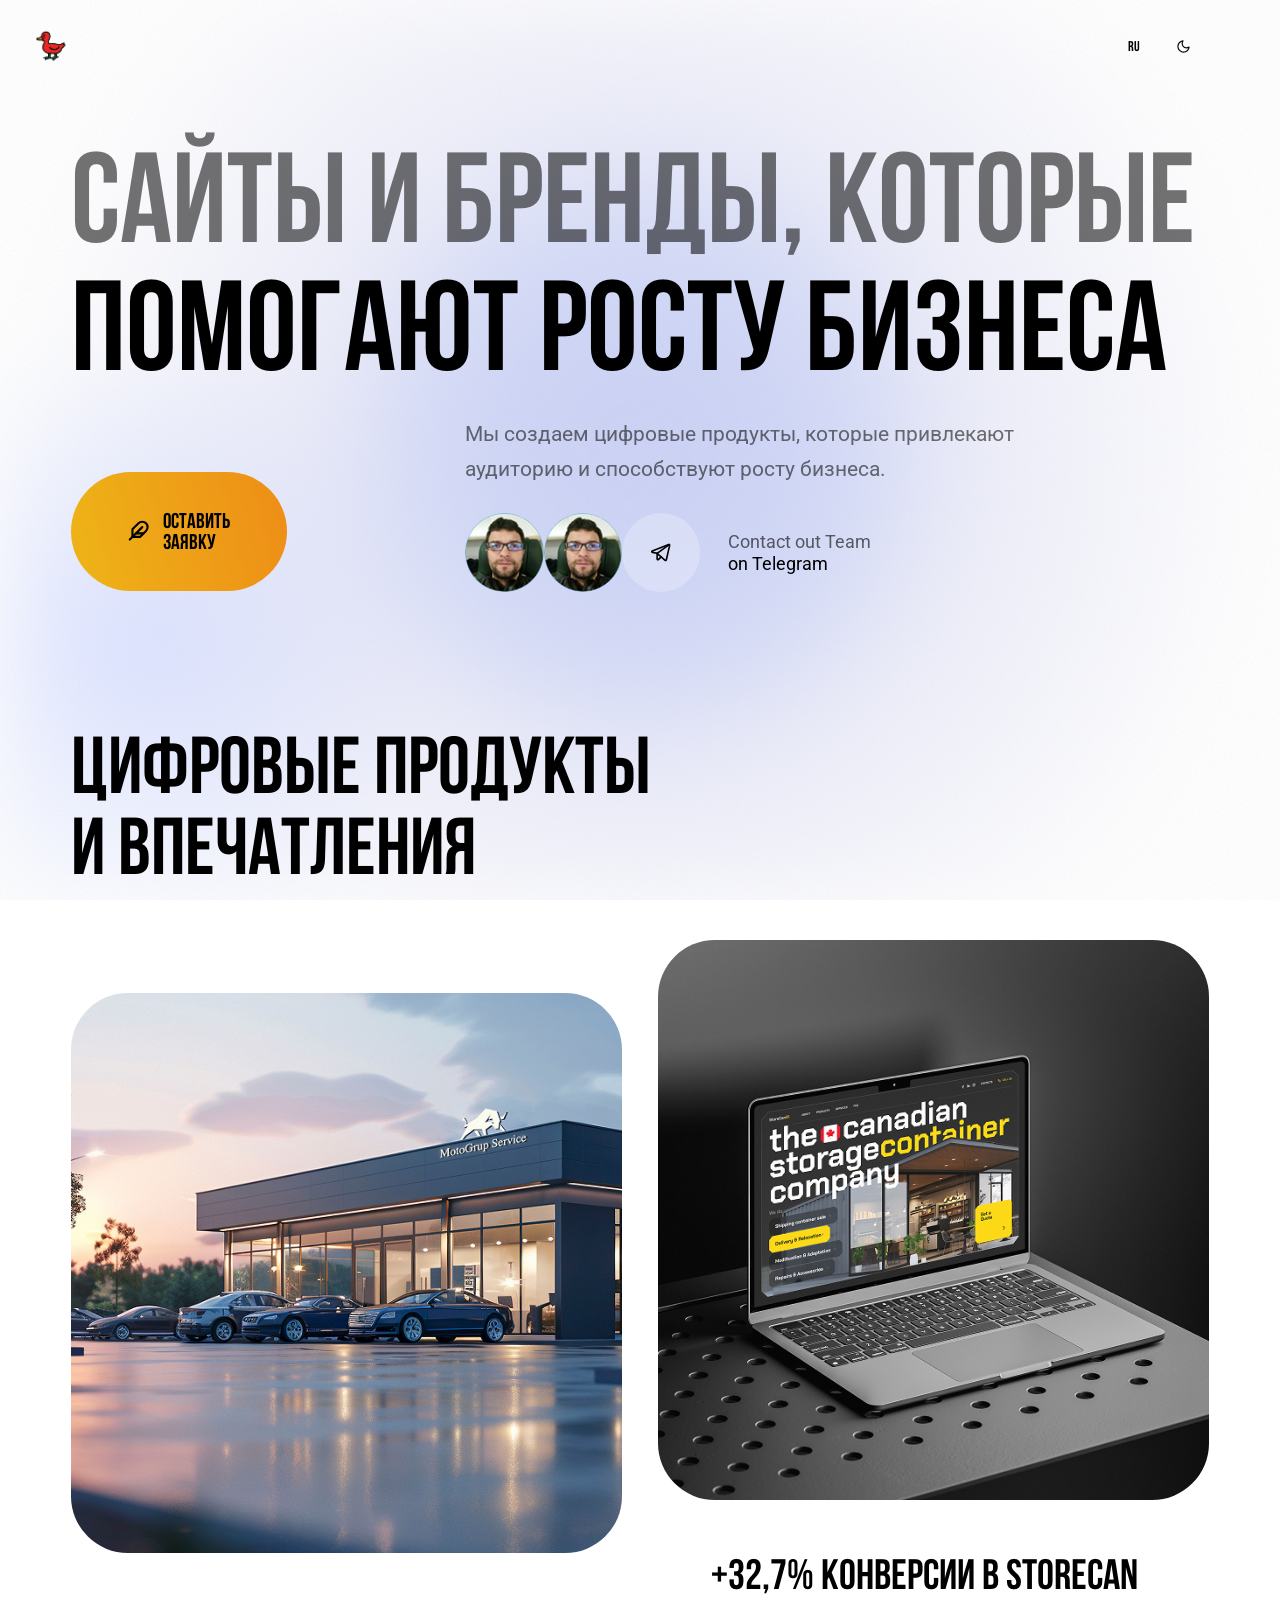
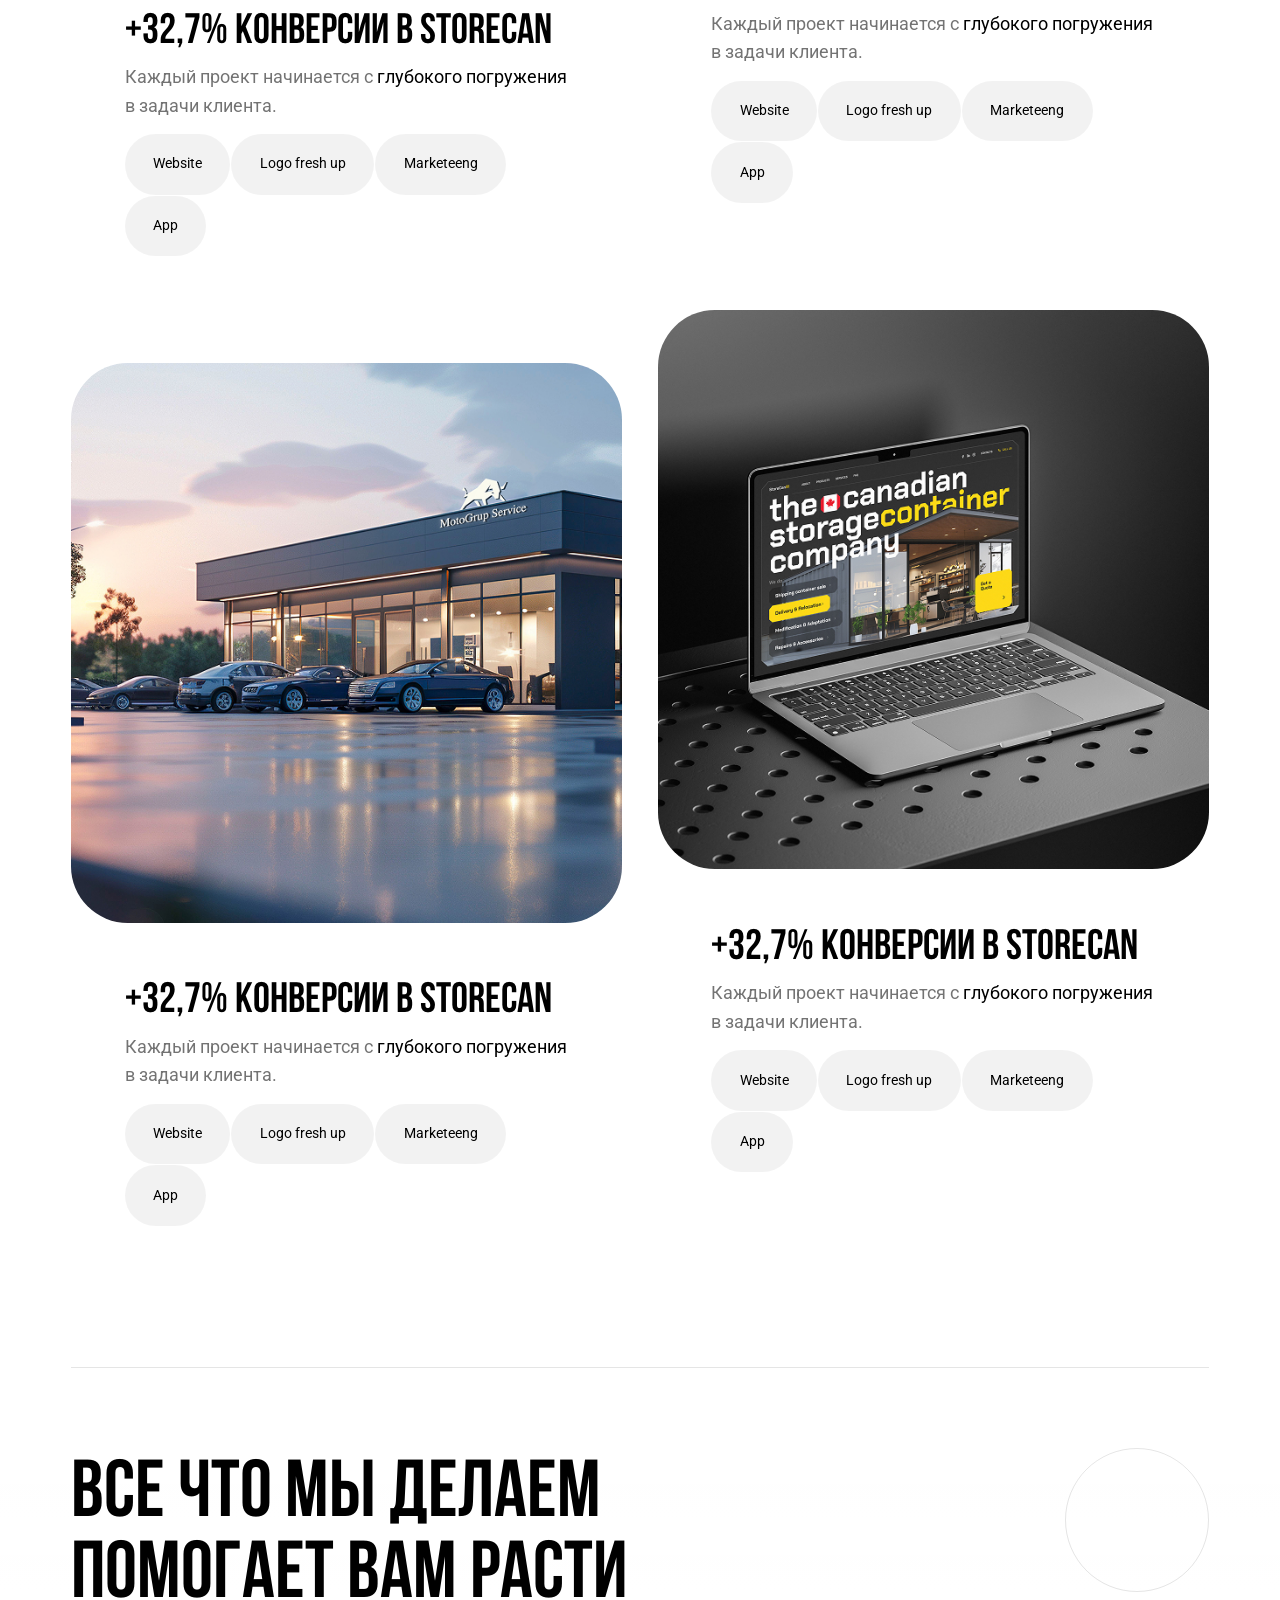
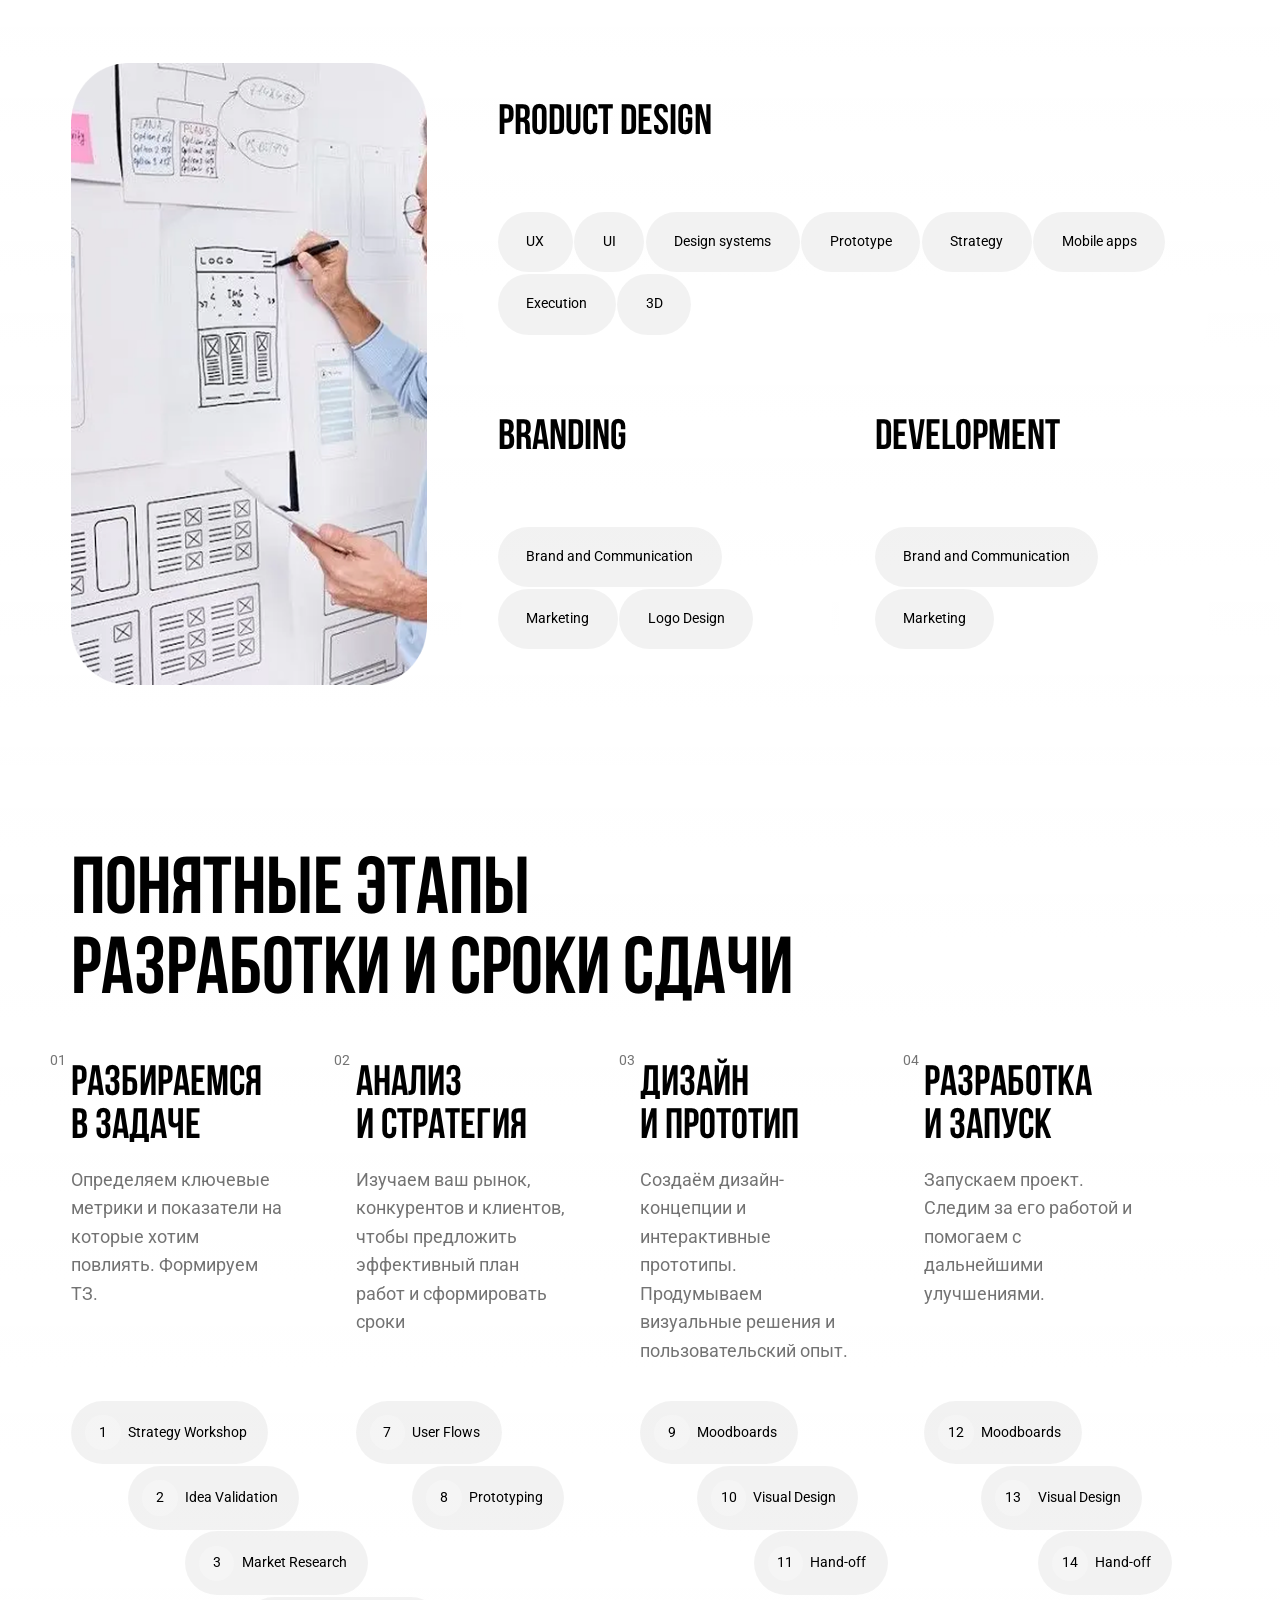
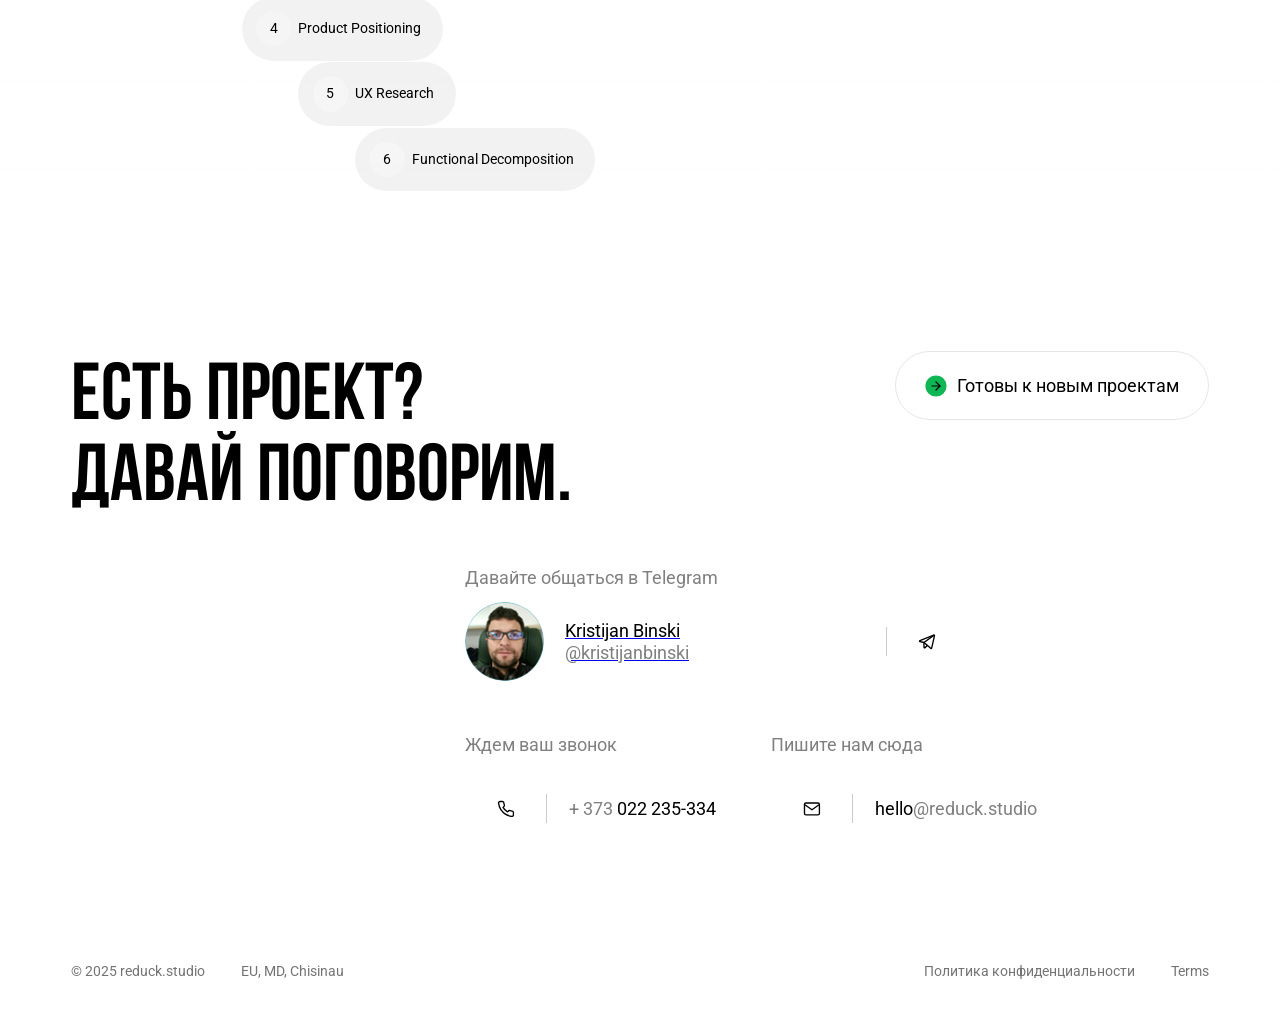
<file: index.html>
<!DOCTYPE html>
<html lang="ru">
  <head>
    <meta charset="UTF-8" />
    <link rel="preconnect" href="https://fonts.googleapis.com" />
    <link rel="preconnect" href="https://fonts.gstatic.com" crossorigin />
    <link
      href="https://fonts.googleapis.com/css2?family=Roboto:ital,wght@0,100..900;1,100..900&display=swap"
      rel="stylesheet"
    />
    <link
      rel="preload"
      href="/assets/fonts/BebasNeue/BebasNeue-Bold.otf"
      as="font"
      type="font/otf"
      crossorigin
    />
    <meta name="viewport" content="width=device-width, initial-scale=1.0" />
    <title>Reduck Studio</title>
    <link rel="stylesheet" href="/assets/styles.compiled.css" />
    <script>
      (function () {
        var theme = localStorage.getItem('theme');
        if (!theme) {
          theme = window.matchMedia('(prefers-color-scheme: light)').matches ? 'light' : 'dark';
        }
        document.write(
          '<link id="theme-stylesheet" rel="stylesheet" href="/assets/theme-' + theme + '.css" />'
        );
        document.documentElement.setAttribute('data-theme', theme);
      })();
    </script>
  </head>
  <body class="homepage">
    <header>
  <div class="logo" role="img" aria-label="Reduck Studio">
    <svg
      class="logo-text logo-text--reduck"
      viewBox="0 13 57 17"
      fill="none"
      xmlns="http://www.w3.org/2000/svg"
    >
      <path
        d="M6.48 30C6.384 29.728 6.32 29.472 6.288 29.232C6.256 28.992 6.24 28.56 6.24 27.936V25.296C6.24 24.528 6.104 23.984 5.832 23.664C5.56 23.328 5.12 23.16 4.512 23.16H3.6V30H0.96V13.2H4.944C6.304 13.2 7.296 13.52 7.92 14.16C8.544 14.784 8.856 15.752 8.856 17.064V18.384C8.856 20.112 8.28 21.248 7.128 21.792C7.752 22.048 8.2 22.48 8.472 23.088C8.744 23.68 8.88 24.44 8.88 25.368V27.96C8.88 28.44 8.896 28.832 8.928 29.136C8.96 29.424 9.04 29.712 9.168 30H6.48ZM3.6 20.76H4.632C5.16 20.76 5.552 20.624 5.808 20.352C6.08 20.08 6.216 19.624 6.216 18.984V17.328C6.216 16.72 6.104 16.28 5.88 16.008C5.672 15.736 5.336 15.6 4.872 15.6H3.6V20.76ZM16.8803 20.28V22.68H13.2563V27.6H17.8163V30H10.6163V13.2H17.8163V15.6H13.2563V20.28H16.8803ZM23.6282 13.2C24.9402 13.2 25.9242 13.552 26.5802 14.256C27.2362 14.96 27.5642 15.992 27.5642 17.352V25.848C27.5642 27.208 27.2362 28.24 26.5802 28.944C25.9242 29.648 24.9402 30 23.6282 30H19.4522V13.2H23.6282ZM22.0922 27.6H23.5802C24.0122 27.6 24.3402 27.472 24.5642 27.216C24.8042 26.96 24.9242 26.544 24.9242 25.968V17.232C24.9242 16.656 24.8042 16.24 24.5642 15.984C24.3402 15.728 24.0122 15.6 23.5802 15.6H22.0922V27.6ZM31.7691 26.16C31.7691 27.248 32.2251 27.792 33.1371 27.792C34.0491 27.792 34.5051 27.248 34.5051 26.16V13.2H37.0011V25.992C37.0011 27.352 36.6651 28.4 35.9931 29.136C35.3211 29.856 34.3451 30.216 33.0651 30.216C31.7851 30.216 30.8091 29.856 30.1371 29.136C29.4651 28.4 29.1291 27.352 29.1291 25.992V13.2H31.7691V26.16ZM46.4676 25.968C46.4676 27.328 46.1316 28.376 45.4596 29.112C44.7876 29.832 43.8116 30.192 42.5316 30.192C41.2516 30.192 40.2756 29.832 39.6036 29.112C38.9316 28.376 38.5956 27.328 38.5956 25.968V17.232C38.5956 15.872 38.9316 14.832 39.6036 14.112C40.2756 13.376 41.2516 13.008 42.5316 13.008C43.8116 13.008 44.7876 13.376 45.4596 14.112C46.1316 14.832 46.4676 15.872 46.4676 17.232V18.864H43.9716V17.064C43.9716 15.96 43.5156 15.408 42.6036 15.408C41.6916 15.408 41.2356 15.96 41.2356 17.064V26.136C41.2356 27.224 41.6916 27.768 42.6036 27.768C43.5156 27.768 43.9716 27.224 43.9716 26.136V23.736H46.4676V25.968ZM50.7094 24.84V30H48.0694V13.2H50.7094V20.52L54.1654 13.2H56.8054L53.1334 20.688L56.8054 30H54.0934L51.5254 23.304L50.7094 24.84Z"
        fill="currentColor"
      />
    </svg>

    <div class="logo-duck">
      <img class="duck-gif" src="/assets/images/logo-gifs/idle.png" alt="" />
    </div>

    <svg
      class="logo-text logo-text--studio"
      viewBox="109 13 51 17"
      fill="none"
      xmlns="http://www.w3.org/2000/svg"
    >
      <path
        d="M109.624 17.232C109.624 15.872 109.952 14.832 110.608 14.112C111.264 13.376 112.232 13.008 113.512 13.008C114.792 13.008 115.76 13.376 116.416 14.112C117.072 14.832 117.4 15.872 117.4 17.232V17.76H114.904V17.064C114.904 16.488 114.792 16.072 114.568 15.816C114.344 15.544 114.016 15.408 113.584 15.408C113.152 15.408 112.824 15.544 112.6 15.816C112.376 16.072 112.264 16.488 112.264 17.064C112.264 17.768 112.448 18.384 112.816 18.912C113.2 19.44 113.768 20.04 114.52 20.712C115.144 21.288 115.648 21.8 116.032 22.248C116.416 22.68 116.744 23.208 117.016 23.832C117.288 24.456 117.424 25.168 117.424 25.968C117.424 27.328 117.088 28.376 116.416 29.112C115.744 29.832 114.768 30.192 113.488 30.192C112.208 30.192 111.232 29.832 110.56 29.112C109.888 28.376 109.552 27.328 109.552 25.968V24.936H112.048V26.136C112.048 27.224 112.504 27.768 113.416 27.768C114.328 27.768 114.784 27.224 114.784 26.136C114.784 25.432 114.592 24.816 114.208 24.288C113.84 23.76 113.28 23.16 112.528 22.488C111.904 21.912 111.4 21.408 111.016 20.976C110.632 20.528 110.304 19.992 110.032 19.368C109.76 18.744 109.624 18.032 109.624 17.232ZM126.329 13.2V15.6H123.569V30H120.929V15.6H118.169V13.2H126.329ZM130.011 26.16C130.011 27.248 130.467 27.792 131.379 27.792C132.291 27.792 132.747 27.248 132.747 26.16V13.2H135.243V25.992C135.243 27.352 134.907 28.4 134.235 29.136C133.563 29.856 132.587 30.216 131.307 30.216C130.027 30.216 129.051 29.856 128.379 29.136C127.707 28.4 127.371 27.352 127.371 25.992V13.2H130.011V26.16ZM141.23 13.2C142.542 13.2 143.526 13.552 144.182 14.256C144.838 14.96 145.166 15.992 145.166 17.352V25.848C145.166 27.208 144.838 28.24 144.182 28.944C143.526 29.648 142.542 30 141.23 30H137.054V13.2H141.23ZM139.694 27.6H141.182C141.614 27.6 141.942 27.472 142.166 27.216C142.406 26.96 142.526 26.544 142.526 25.968V17.232C142.526 16.656 142.406 16.24 142.166 15.984C141.942 15.728 141.614 15.6 141.182 15.6H139.694V27.6ZM149.491 13.2V30H146.851V13.2H149.491ZM151.205 17.232C151.205 15.888 151.549 14.848 152.237 14.112C152.925 13.376 153.917 13.008 155.213 13.008C156.509 13.008 157.501 13.376 158.189 14.112C158.877 14.848 159.221 15.888 159.221 17.232V25.968C159.221 27.312 158.877 28.352 158.189 29.088C157.501 29.824 156.509 30.192 155.213 30.192C153.917 30.192 152.925 29.824 152.237 29.088C151.549 28.352 151.205 27.312 151.205 25.968V17.232ZM153.845 26.136C153.845 27.24 154.301 27.792 155.213 27.792C156.125 27.792 156.581 27.24 156.581 26.136V17.064C156.581 15.96 156.125 15.408 155.213 15.408C154.301 15.408 153.845 15.96 153.845 17.064V26.136Z"
        fill="currentColor"
        fill-opacity="0.55"
      />
    </svg>
  </div>
  <div class="nav-buttons">
    <button class="nav-button">Ru</button>
    <button id="theme-switcher" class="nav-button" aria-label="Переключить тему">
      <span class="sr-only">Переключить между светлой и тёмной темой</span>
      <div class="theme-icons">
        <!-- Sun icon (visible in dark theme) -->
        <svg
          class="theme-icon theme-icon--sun"
          width="20"
          height="20"
          viewBox="0 0 20 20"
          fill="none"
          xmlns="http://www.w3.org/2000/svg"
        >
          <circle
            cx="10"
            cy="10"
            r="3.5"
            stroke="var(--color-action-primary-normal)"
            stroke-width="1.5"
          />
          <path
            d="M10 2.5V4.5"
            stroke="var(--color-action-primary-normal)"
            stroke-width="1.5"
            stroke-linecap="round"
          />
          <path
            d="M10 15.5V17.5"
            stroke="var(--color-action-primary-normal)"
            stroke-width="1.5"
            stroke-linecap="round"
          />
          <path
            d="M17.5 10H15.5"
            stroke="var(--color-action-primary-normal)"
            stroke-width="1.5"
            stroke-linecap="round"
          />
          <path
            d="M4.5 10H2.5"
            stroke="var(--color-action-primary-normal)"
            stroke-width="1.5"
            stroke-linecap="round"
          />
          <path
            d="M15.3 4.7L13.9 6.1"
            stroke="var(--color-action-primary-normal)"
            stroke-width="1.5"
            stroke-linecap="round"
          />
          <path
            d="M6.1 13.9L4.7 15.3"
            stroke="var(--color-action-primary-normal)"
            stroke-width="1.5"
            stroke-linecap="round"
          />
          <path
            d="M15.3 15.3L13.9 13.9"
            stroke="var(--color-action-primary-normal)"
            stroke-width="1.5"
            stroke-linecap="round"
          />
          <path
            d="M6.1 6.1L4.7 4.7"
            stroke="var(--color-action-primary-normal)"
            stroke-width="1.5"
            stroke-linecap="round"
          />
        </svg>
        <!-- Moon icon (visible in light theme) -->
        <svg
          class="theme-icon theme-icon--moon"
          width="20"
          height="20"
          viewBox="0 0 20 20"
          fill="none"
          xmlns="http://www.w3.org/2000/svg"
        >
          <path
            d="M17.5 10.6583C17.369 12.0768 16.8366 13.4287 15.9652 14.5557C15.0939 15.6826 13.9196 16.5382 12.5798 17.0221C11.24 17.5061 9.79003 17.5984 8.39962 17.2884C7.00922 16.9784 5.73587 16.2788 4.72856 15.2715C3.72125 14.2642 3.02166 12.9908 2.71163 11.6004C2.4016 10.21 2.49397 8.76007 2.97792 7.42025C3.46188 6.08042 4.3174 4.90614 5.44438 4.03479C6.57137 3.16345 7.9232 2.63109 9.34171 2.5C8.51122 3.62356 8.11158 5.00787 8.21548 6.40118C8.31939 7.79448 8.91992 9.10422 9.90788 10.0922C10.8958 11.0801 12.2056 11.6807 13.5989 11.7846C14.9922 11.8885 16.3765 11.4888 17.5 10.6583V10.6583Z"
            stroke="var(--color-action-primary-normal)"
            stroke-width="1.5"
            stroke-linecap="round"
            stroke-linejoin="round"
          />
        </svg>
      </div>
    </button>
  </div>
</header>
 
<div class="gradient-bg" aria-hidden="true">
  <svg viewBox="0 0 100vw 100vw" xmlns="http://www.w3.org/2000/svg" class="noise-bg">
    <filter id="noiseFilterBg">
      <feTurbulence type="fractalNoise" baseFrequency="0.6" stitchTiles="stitch" />
    </filter>
    <rect width="100%" height="100%" filter="url(#noiseFilterBg)" />
  </svg>
  <div class="gradients-container">
    <div class="g1"></div>
    <div class="g2"></div>
    <div class="g3"></div>
    <div class="g4"></div>
    <div class="g5"></div>
  </div>
</div>

<section class="hero container">
  <h1><em>Сайты и бренды, которые</em> помогают росту бизнеса</h1>
  <div class="hero-cta">
    <div class="hero-contact">
      <p class="contact-description">
        Мы создаем цифровые продукты, которые привлекают аудиторию и способствуют росту бизнеса.
      </p>

      <div class="contact-cta">
        <a class="contact-card" href="#">
          <img src="/assets/images/avatar.png" alt="Profile" />
          <img src="/assets/images/avatar.png" alt="Profile" />
          <button class="contact-chat">
            <svg
              width="20"
              height="20"
              viewBox="0 0 20 20"
              fill="none"
              xmlns="http://www.w3.org/2000/svg"
            >
              <path
                d="M6.66667 10.5752L14.1583 17.1669C14.2449 17.2435 14.3499 17.2963 14.4631 17.3201C14.5763 17.3439 14.6937 17.3378 14.8038 17.3025C14.9139 17.2672 15.0129 17.2039 15.0912 17.1187C15.1694 17.0336 15.2241 16.9296 15.25 16.8169L18.3833 3.13352C18.4096 3.01568 18.4034 2.89291 18.3653 2.77833C18.3273 2.66375 18.2588 2.56165 18.1673 2.48294C18.0757 2.40423 17.9645 2.35185 17.8455 2.33141C17.7266 2.31096 17.6042 2.32321 17.4917 2.36685L2.10834 8.40852C1.49167 8.65019 1.57501 9.55019 2.22501 9.68352L6.66667 10.5752Z"
                stroke="var(--color-action-primary-normal)"
                stroke-width="1.5"
                stroke-linecap="round"
                stroke-linejoin="round"
              />
              <path
                d="M6.66675 10.575L18.0084 2.3833"
                stroke="var(--color-action-primary-normal)"
                stroke-width="1.5"
                stroke-linecap="round"
                stroke-linejoin="round"
              />
              <path
                d="M10.4084 13.8669L7.80841 16.4669C7.71566 16.5611 7.59699 16.6255 7.4675 16.6521C7.33801 16.6787 7.20353 16.6662 7.08117 16.6162C6.9588 16.5662 6.85407 16.4809 6.78028 16.3712C6.70649 16.2615 6.66697 16.1324 6.66675 16.0002V10.5752"
                stroke="var(--color-action-primary-normal)"
                stroke-width="1.5"
                stroke-linecap="round"
                stroke-linejoin="round"
              />
            </svg>
          </button>
          <div class="contact-card__text">
            Contact out Team <br />
            <em>on Telegram</em>
          </div>
        </a>
      </div>
    </div>
    <div class="cta-checkpoint_top"></div>
  </div>
</section>

<button class="cta-button">
  <svg width="24" height="24" viewBox="0 0 24 24" fill="none" xmlns="http://www.w3.org/2000/svg">
    <g clip-path="url(#clip0_12201_13208)">
      <path
        d="M20.24 12.24C21.3658 11.1142 21.9983 9.58722 21.9983 7.99504C21.9983 6.40285 21.3658 4.87588 20.24 3.75004C19.1142 2.62419 17.5872 1.9917 15.995 1.9917C14.4028 1.9917 12.8758 2.62419 11.75 3.75004L5 10.5V19H13.5L20.24 12.24Z"
        stroke="black"
        stroke-width="2.4"
        stroke-linecap="round"
        stroke-linejoin="round"
      />
      <path
        d="M16 8L2 22"
        stroke="black"
        stroke-width="2.4"
        stroke-linecap="round"
        stroke-linejoin="round"
      />
      <path
        d="M17.5 15H9"
        stroke="black"
        stroke-width="2.4"
        stroke-linecap="round"
        stroke-linejoin="round"
      />
    </g>
    <defs>
      <clipPath id="clip0_12201_13208">
        <rect width="24" height="24" fill="white" />
      </clipPath>
    </defs>
  </svg>

  <span
    >Оставить<br />
    заявку</span
  >
</button>

<section class="projects container">
  <div class="statement">
    <h2>Цифровые продукты <br />и впечатления</h2>
  </div>
  <div class="projects-items">
    <a href="/products/race-finder/" class="project-card">
      <div class="project-image">
        <img
          src="/assets/images/content.jpg"
          alt="StoreCan project"
          loading="lazy"
          decoding="async"
        />
      </div>
      <div class="project-info">
        <h3>+32,7% Конверсии в StoreCan</h3>
        <p>Каждый проект начинается с <em>глубокого погружения</em> в задачи клиента.</p>
        <div class="tags">
          <span class="tag">Website</span>
          <span class="tag">Logo fresh up</span>
          <span class="tag">Marketeeng</span>
          <span class="tag">App</span>
        </div>
      </div>
    </a>

    <div class="project-card">
      <div class="project-image">
        <img
          src="/assets/images/content2.jpg"
          alt="Store project"
          loading="lazy"
          decoding="async"
        />
      </div>
      <div class="project-info">
        <h3>+32,7% Конверсии в StoreCan</h3>
        <p>Каждый проект начинается с <em>глубокого погружения</em> в задачи клиента.</p>
        <div class="tags">
          <span class="tag">Website</span>
          <span class="tag">Logo fresh up</span>
          <span class="tag">Marketeeng</span>
          <span class="tag">App</span>
        </div>
      </div>
    </div>

    <div class="project-card">
      <div class="project-image">
        <img
          src="/assets/images/content.jpg"
          alt="StoreCan project"
          loading="lazy"
          decoding="async"
        />
      </div>
      <div class="project-info">
        <h3>+32,7% Конверсии в StoreCan</h3>
        <p>Каждый проект начинается с <em>глубокого погружения</em> в задачи клиента.</p>
        <div class="tags">
          <span class="tag">Website</span>
          <span class="tag">Logo fresh up</span>
          <span class="tag">Marketeeng</span>
          <span class="tag">App</span>
        </div>
      </div>
    </div>

    <div class="project-card">
      <div class="project-image">
        <img
          src="/assets/images/content2.jpg"
          alt="Store project"
          loading="lazy"
          decoding="async"
        />
      </div>
      <div class="project-info">
        <h3>+32,7% Конверсии в StoreCan</h3>
        <p>Каждый проект начинается с <em>глубокого погружения</em> в задачи клиента.</p>
        <div class="tags">
          <span class="tag">Website</span>
          <span class="tag">Logo fresh up</span>
          <span class="tag">Marketeeng</span>
          <span class="tag">App</span>
        </div>
      </div>
    </div>
  </div>
</section>
<section class="services container container-with_gradient">
  <div class="services-content">
    <div class="statement">
      <h2>Все что мы делаем помогает <em>вам расти</em></h2>
      <div class="statement-icon">
        <svg
          width="32"
          height="32"
          viewBox="0 0 32 32"
          fill="none"
          xmlns="http://www.w3.org/2000/svg"
        >
          <path
            d="M30.6693 8L18.0026 20.6667L11.3359 14L1.33594 24"
            stroke="white"
            stroke-width="2"
            stroke-linecap="round"
            stroke-linejoin="round"
          />
          <path
            d="M22.6641 8H30.6641V16"
            stroke="white"
            stroke-width="2"
            stroke-linecap="round"
            stroke-linejoin="round"
          />
        </svg>
      </div>
    </div>
    <div class="services-categories-container">
      <div class="services-image">
        <img
          src="/assets/images/product-grow.png"
          alt="Product Design"
          loading="lazy"
          decoding="async"
        />
      </div>
      <div class="services-categories">
        <div class="services-category">
          <h3 class="category-title">Product Design</h3>
          <div class="services-tags">
            <span class="service-tag">UX</span>
            <span class="service-tag">UI</span>
            <span class="service-tag">Design systems</span>
            <span class="service-tag">Prototype</span>
            <span class="service-tag">Strategy</span>
            <span class="service-tag">Mobile apps</span>
            <span class="service-tag">Execution</span>
            <span class="service-tag">3D</span>
          </div>
        </div>
        <div class="services-category">
          <h3 class="category-title">Branding</h3>
          <div class="services-tags">
            <span class="service-tag">Brand and Communication</span>
            <span class="service-tag">Marketing</span>
            <span class="service-tag">Logo Design</span>
          </div>
        </div>
        <div class="services-category">
          <h3 class="category-title">Development</h3>
          <div class="services-tags">
            <span class="service-tag">Brand and Communication</span>
            <span class="service-tag">Marketing</span>
          </div>
        </div>
      </div>
    </div>
  </div>
</section>
<section class="process container container-with_gradient">
  <div class="statement">
    <h2>понятные <em>этапы разработки</em> и сроки сдачи</h2>
  </div>

  <div class="breakdown-phases">
    <div class="phase-column">
      <div class="phase-column__icon"></div>
      <div class="phase-column__title">
        <span class="phase-number">01</span>
        <h5>Разбираемся в задаче</h5>
      </div>
      <p class="phase-description">
        Определяем ключевые метрики и показатели на которые хотим повлиять. Формируем ТЗ.
      </p>
      <div class="phase-steps">
        <div class="phase-step__item">
          <span class="phase-step__number">1</span>
          <span class="phase-step__text">Strategy Workshop</span>
        </div>
        <div class="phase-step__item">
          <span class="phase-step__number">2</span>
          <span class="phase-step__text">Idea Validation</span>
        </div>
        <div class="phase-step__item">
          <span class="phase-step__number">3</span>
          <span class="phase-step__text">Market Research</span>
        </div>
        <div class="phase-step__item">
          <span class="phase-step__number">4</span>
          <span class="phase-step__text">Product Positioning</span>
        </div>
        <div class="phase-step__item">
          <span class="phase-step__number">5</span>
          <span class="phase-step__text">UX Research</span>
        </div>
        <div class="phase-step__item">
          <span class="phase-step__number">6</span>
          <span class="phase-step__text">Functional Decomposition</span>
        </div>
      </div>
    </div>

    <div class="phase-column">
      <div class="phase-column__icon"></div>
      <div class="phase-column__title">
        <span class="phase-number">02</span>
        <h5>Анализ и стратегия</h5>
      </div>
      <p class="phase-description">
        Изучаем ваш рынок, конкурентов и клиентов, чтобы предложить эффективный план работ и
        сформировать сроки
      </p>
      <div class="phase-steps">
        <div class="phase-step__item">
          <span class="phase-step__number">7</span>
          <span class="phase-step__text">User Flows</span>
        </div>
        <div class="phase-step__item">
          <span class="phase-step__number">8</span>
          <span class="phase-step__text">Prototyping</span>
        </div>
      </div>
    </div>

    <div class="phase-column">
      <div class="phase-column__icon"></div>
      <div class="phase-column__title">
        <span class="phase-number">03</span>
        <h5>Дизайн и прототип</h5>
      </div>
      <p class="phase-description">
        Создаём дизайн-концепции и интерактивные прототипы. Продумываем визуальные решения и
        пользовательский опыт.
      </p>
      <div class="phase-steps">
        <div class="phase-step__item">
          <span class="phase-step__number">9</span>
          <span class="phase-step__text">Moodboards</span>
        </div>
        <div class="phase-step__item">
          <span class="phase-step__number">10</span>
          <span class="phase-step__text">Visual Design</span>
        </div>
        <div class="phase-step__item">
          <span class="phase-step__number">11</span>
          <span class="phase-step__text">Hand-off</span>
        </div>
      </div>
    </div>
    <div class="phase-column">
      <div class="phase-column__icon"></div>
      <div class="phase-column__title">
        <span class="phase-number">04</span>
        <h5>Разработка и запуск</h5>
      </div>
      <p class="phase-description">
        Запускаем проект. Следим за его работой и помогаем с дальнейшими улучшениями.
      </p>
      <div class="phase-steps">
        <div class="phase-step__item">
          <span class="phase-step__number">12</span>
          <span class="phase-step__text">Moodboards</span>
        </div>
        <div class="phase-step__item">
          <span class="phase-step__number">13</span>
          <span class="phase-step__text">Visual Design</span>
        </div>
        <div class="phase-step__item">
          <span class="phase-step__number">14</span>
          <span class="phase-step__text">Hand-off</span>
        </div>
      </div>
    </div>
  </div>
</section>
<section class="contact-section container">
  <div class="statement">
    <h2>
      Есть проект? <em><br />Давай поговорим.</em>
    </h2>
    <div class="contact-status">
      <svg
        width="24"
        height="24"
        viewBox="0 0 24 24"
        fill="none"
        xmlns="http://www.w3.org/2000/svg"
      >
        <path
          d="M12 22C17.5228 22 22 17.5228 22 12C22 6.47715 17.5228 2 12 2C6.47715 2 2 6.47715 2 12C2 17.5228 6.47715 22 12 22Z"
          fill="#0FB654"
          stroke="#0FB654"
          stroke-width="1.2"
          stroke-linecap="round"
          stroke-linejoin="round"
        />
        <path
          d="M12 16L16 12L12 8"
          stroke="black"
          stroke-width="1.2"
          stroke-linecap="round"
          stroke-linejoin="round"
        />
        <path
          d="M8 12H16"
          stroke="black"
          stroke-width="1.2"
          stroke-linecap="round"
          stroke-linejoin="round"
        />
      </svg>
      <span>Готовы к новым проектам</span>
    </div>
  </div>

  <div class="cta-checkpoint_bottom"></div>

  <div class="contact-cta-row">
    <button class="cta-button cta-button--static">
      <svg
        width="24"
        height="24"
        viewBox="0 0 24 24"
        fill="none"
        xmlns="http://www.w3.org/2000/svg"
      >
        <g clip-path="url(#clip0_cta_static)">
          <path
            d="M20.24 12.24C21.3658 11.1142 21.9983 9.58722 21.9983 7.99504C21.9983 6.40285 21.3658 4.87588 20.24 3.75004C19.1142 2.62419 17.5872 1.9917 15.995 1.9917C14.4028 1.9917 12.8758 2.62419 11.75 3.75004L5 10.5V19H13.5L20.24 12.24Z"
            stroke="black"
            stroke-width="2.4"
            stroke-linecap="round"
            stroke-linejoin="round"
          />
          <path
            d="M16 8L2 22"
            stroke="black"
            stroke-width="2.4"
            stroke-linecap="round"
            stroke-linejoin="round"
          />
          <path
            d="M17.5 15H9"
            stroke="black"
            stroke-width="2.4"
            stroke-linecap="round"
            stroke-linejoin="round"
          />
        </g>
        <defs>
          <clipPath id="clip0_cta_static">
            <rect width="24" height="24" fill="white" />
          </clipPath>
        </defs>
      </svg>
      <span>Оставить<br />заявку</span>
    </button>

    <div class="contact-cta_footer">
      <div class="contact-methods">
        <div class="contact-method">
          <h3>Давайте общаться в Telegram</h3>
          <a
            href="https://t.me/kristijanbinski"
            class="telegram-contact"
            target="_blank"
            rel="noopener noreferrer"
          >
            <img src="/assets/images/avatar.png" alt="Kristijan Binski" />
            <div class="contact-details">
              <h4>Kristijan Binski</h4>
              <p>@kristijanbinski</p>
            </div>
            <div class="telegram-icon">
              <svg
                width="20"
                height="20"
                viewBox="0 0 20 20"
                fill="none"
                xmlns="http://www.w3.org/2000/svg"
              >
                <path
                  d="M6.66667 10.5752L14.1583 17.1669C14.2449 17.2435 14.3499 17.2963 14.4631 17.3201C14.5763 17.3439 14.6937 17.3378 14.8038 17.3025C14.9139 17.2672 15.0129 17.2039 15.0912 17.1187C15.1694 17.0336 15.2241 16.9296 15.25 16.8169L18.3833 3.13352C18.4096 3.01568 18.4034 2.89291 18.3653 2.77833C18.3273 2.66375 18.2588 2.56165 18.1673 2.48294C18.0757 2.40423 17.9645 2.35185 17.8455 2.33141C17.7266 2.31096 17.6042 2.32321 17.4917 2.36685L2.10834 8.40852C1.49167 8.65019 1.57501 9.55019 2.22501 9.68352L6.66667 10.5752Z"
                  stroke="var(--color-content-general-primary)"
                  stroke-width="1.5"
                  stroke-linecap="round"
                  stroke-linejoin="round"
                />
                <path
                  d="M6.66675 10.575L18.0084 2.3833"
                  stroke="var(--color-content-general-primary)"
                  stroke-width="1.5"
                  stroke-linecap="round"
                  stroke-linejoin="round"
                />
                <path
                  d="M10.4084 13.8669L7.80841 16.4669C7.71566 16.5611 7.59699 16.6255 7.4675 16.6521C7.33801 16.6787 7.20353 16.6662 7.08117 16.6162C6.9588 16.5662 6.85407 16.4809 6.78028 16.3712C6.70649 16.2615 6.66697 16.1324 6.66675 16.0002V10.5752"
                  stroke="var(--color-content-general-primary)"
                  stroke-width="1.5"
                  stroke-linecap="round"
                  stroke-linejoin="round"
                />
              </svg>
            </div>
          </a>
        </div>

        <div class="contact-options">
          <div class="contact-option">
            <h4>Ждем ваш звонок</h4>
            <div class="contact-link">
              <div class="contact-link__icon">
                <svg
                  width="20"
                  height="20"
                  viewBox="0 0 20 20"
                  fill="none"
                  xmlns="http://www.w3.org/2000/svg"
                >
                  <path
                    d="M18.3333 14.0999V16.5999C18.3343 16.832 18.2867 17.0617 18.1937 17.2744C18.1008 17.487 17.9644 17.6779 17.7934 17.8348C17.6224 17.9917 17.4205 18.1112 17.2006 18.1855C16.9808 18.2599 16.7478 18.2875 16.5167 18.2666C13.9523 17.988 11.4892 17.1117 9.32498 15.7083C7.31151 14.4288 5.60443 12.7217 4.32499 10.7083C2.91663 8.53426 2.04019 6.05908 1.76665 3.48325C1.74583 3.25281 1.77321 3.02055 1.84707 2.80127C1.92092 2.58199 2.03963 2.38049 2.19562 2.2096C2.35162 2.03871 2.54149 1.90218 2.75314 1.80869C2.9648 1.7152 3.1936 1.6668 3.42499 1.66658H5.92499C6.32941 1.6626 6.72148 1.80582 7.02812 2.06953C7.33476 2.33324 7.53505 2.69946 7.59165 3.09992C7.69717 3.89997 7.89286 4.68552 8.17499 5.44158C8.2871 5.73985 8.31137 6.06401 8.24491 6.37565C8.17844 6.68729 8.02404 6.97334 7.79998 7.19992L6.74165 8.25825C7.92795 10.3445 9.65536 12.072 11.7417 13.2583L12.8 12.1999C13.0266 11.9759 13.3126 11.8215 13.6243 11.755C13.9359 11.6885 14.26 11.7128 14.5583 11.8249C15.3144 12.107 16.0999 12.3027 16.9 12.4083C17.3048 12.4654 17.6745 12.6693 17.9388 12.9812C18.203 13.2931 18.3435 13.6912 18.3333 14.0999Z"
                    stroke="var(--color-content-general-primary)"
                    stroke-width="1.5"
                    stroke-linecap="round"
                    stroke-linejoin="round"
                  />
                </svg>
              </div>
              <span><em>+ 373</em> 022 235-334</span>
            </div>
          </div>

          <div class="contact-option">
            <h4>Пишите нам сюда</h4>
            <div class="contact-link">
              <div class="contact-link__icon">
                <svg
                  width="20"
                  height="20"
                  viewBox="0 0 20 20"
                  fill="none"
                  xmlns="http://www.w3.org/2000/svg"
                >
                  <path
                    d="M3.33341 3.3335H16.6667C17.5834 3.3335 18.3334 4.0835 18.3334 5.00016V15.0002C18.3334 15.9168 17.5834 16.6668 16.6667 16.6668H3.33341C2.41675 16.6668 1.66675 15.9168 1.66675 15.0002V5.00016C1.66675 4.0835 2.41675 3.3335 3.33341 3.3335Z"
                    stroke="var(--color-content-general-primary)"
                    stroke-width="1.5"
                    stroke-linecap="round"
                    stroke-linejoin="round"
                  />
                  <path
                    d="M18.3334 5L10.0001 10.8333L1.66675 5"
                    stroke="var(--color-content-general-primary)"
                    stroke-width="1.5"
                    stroke-linecap="round"
                    stroke-linejoin="round"
                  />
                </svg>
              </div>
              <span
                >hello<em
                  >@reduck.studio</em
                ></span
              >
            </div>
          </div>
        </div>
      </div>
    </div>
  </div>

  <div class="cta-checkpoint_bottom-mobile"></div>
</section>

 <footer class="footer container">
  <div class="footer-content">
    <div class="footer-left">
      <span>© 2025 reduck.studio</span>
      <span>EU, MD, Chisinau</span>
    </div>
    <div class="footer-right">
      <a href="#">Политика конфиденциальности</a>
      <a href="#">Terms</a>
    </div>
  </div>
</footer>

    <!-- Contact Form Modal -->
<div class="contact-form-overlay" id="contactFormOverlay"></div>
<div class="contact-form-modal" id="contactFormModal">
  <div class="contact-form-content">
    <div class="contact-form-header">
      <h2 class="contact-form-title">Давайте начнем <em>крутой проект!</em></h2>
      <button class="contact-form-close" id="closeFormBtn" aria-label="Закрыть форму">
        <svg
          width="24"
          height="24"
          viewBox="0 0 24 24"
          fill="none"
          xmlns="http://www.w3.org/2000/svg"
        >
          <path
            d="M18 6L6 18"
            stroke="currentColor"
            stroke-width="1.5"
            stroke-linecap="round"
            stroke-linejoin="round"
          />
          <path
            d="M6 6L18 18"
            stroke="currentColor"
            stroke-width="1.5"
            stroke-linecap="round"
            stroke-linejoin="round"
          />
        </svg>
      </button>
    </div>

    <form class="contact-form-body" id="contactForm">
      <div class="form-row">
        <div class="form-field">
          <input type="email" name="email" placeholder="E-mail" autocomplete="email" required />
        </div>
        <div class="form-field">
          <input type="text" name="name" placeholder="Полное имя" autocomplete="name" required />
        </div>
      </div>

      <div class="form-field">
        <textarea name="message" placeholder="Расскажите коротко о задаче"></textarea>
      </div>

      <div class="form-section">
        <div class="form-section-label">Требования</div>
        <div class="form-options" data-option-group="services">
          <button type="button" class="form-option" data-value="product-design">
            <svg
              width="24"
              height="24"
              viewBox="0 0 24 24"
              fill="none"
              xmlns="http://www.w3.org/2000/svg"
              style="display: none"
            >
              <path
                d="M20 6L9 17L4 12"
                stroke="var(--color-content-general-inverted-primary)"
                stroke-width="1.5"
                stroke-linecap="round"
                stroke-linejoin="round"
              />
            </svg>

            Product design
          </button>
          <button type="button" class="form-option" data-value="website">
            <svg
              width="24"
              height="24"
              viewBox="0 0 24 24"
              fill="none"
              xmlns="http://www.w3.org/2000/svg"
              style="display: none"
            >
              <path
                d="M20 6L9 17L4 12"
                stroke="var(--color-content-general-inverted-primary)"
                stroke-width="1.5"
                stroke-linecap="round"
                stroke-linejoin="round"
              />
            </svg>
            Website
          </button>
          <button type="button" class="form-option" data-value="development">
            <svg
              width="24"
              height="24"
              viewBox="0 0 24 24"
              fill="none"
              xmlns="http://www.w3.org/2000/svg"
              style="display: none"
            >
              <path
                d="M20 6L9 17L4 12"
                stroke="var(--color-content-general-inverted-primary)"
                stroke-width="1.5"
                stroke-linecap="round"
                stroke-linejoin="round"
              />
            </svg>
            Development
          </button>
          <button type="button" class="form-option" data-value="branding">
            <svg
              width="24"
              height="24"
              viewBox="0 0 24 24"
              fill="none"
              xmlns="http://www.w3.org/2000/svg"
              style="display: none"
            >
              <path
                d="M20 6L9 17L4 12"
                stroke="var(--color-content-general-inverted-primary)"
                stroke-width="1.5"
                stroke-linecap="round"
                stroke-linejoin="round"
              />
            </svg>
            Branding
          </button>
          <button type="button" class="form-option" data-value="marketing">
            <svg
              width="24"
              height="24"
              viewBox="0 0 24 24"
              fill="none"
              xmlns="http://www.w3.org/2000/svg"
              style="display: none"
            >
              <path
                d="M20 6L9 17L4 12"
                stroke="var(--color-content-general-inverted-primary)"
                stroke-width="1.5"
                stroke-linecap="round"
                stroke-linejoin="round"
              />
            </svg>
            Marketing
          </button>
        </div>
      </div>

      <div class="form-section form-section--last">
        <div class="form-section-label">Бюджет</div>
        <div class="form-options" data-option-group="budget">
          <button type="button" class="form-option" data-value="1-5k">$1–5k</button>
          <button type="button" class="form-option" data-value="5-10k">$5–10k</button>
          <button type="button" class="form-option" data-value="10-50k">$10–50k</button>
          <button type="button" class="form-option" data-value="50k+">$50k+</button>
        </div>
      </div>

      <button type="submit" class="form-submit">
        <svg
          width="24"
          height="24"
          viewBox="0 0 24 24"
          fill="none"
          xmlns="http://www.w3.org/2000/svg"
        >
          <g clip-path="url(#clip0_12201_13208)">
            <path
              d="M20.24 12.24C21.3658 11.1142 21.9983 9.58722 21.9983 7.99504C21.9983 6.40285 21.3658 4.87588 20.24 3.75004C19.1142 2.62419 17.5872 1.9917 15.995 1.9917C14.4028 1.9917 12.8758 2.62419 11.75 3.75004L5 10.5V19H13.5L20.24 12.24Z"
              stroke="black"
              stroke-width="2.4"
              stroke-linecap="round"
              stroke-linejoin="round"
            />
            <path
              d="M16 8L2 22"
              stroke="black"
              stroke-width="2.4"
              stroke-linecap="round"
              stroke-linejoin="round"
            />
            <path
              d="M17.5 15H9"
              stroke="black"
              stroke-width="2.4"
              stroke-linecap="round"
              stroke-linejoin="round"
            />
          </g>
          <defs>
            <clipPath id="clip0_12201_13208">
              <rect width="24" height="24" fill="white" />
            </clipPath>
          </defs>
        </svg>
        Отправить заявку
      </button>

      <div class="form-footer">
        <p class="form-footer-text">
          By clicking send you accept our <a href="#">privacy policy</a>
        </p>
        <p class="form-footer-email">
          Prefer email? <a href="mailto:hello@reduck.studio">hello@reduck.studio</a>
        </p>
      </div>

      <div class="contact-cta"></div>
    </form>
  </div>
</div>


    <script src="/assets/script.js"></script>
  </body>
</html>
</file>
<file: assets/styles.compiled.css>
@font-face{font-display:swap;font-family:Bebas Neue;font-style:normal;font-weight:700;src:url(fonts/BebasNeue/BebasNeue-Bold.otf) format("opentype")}:root{--space-2:0.13vw;--space-4:0.28vw;--space-6:0.4vw;--space-8:0.55vw;--space-10:0.7vw;--space-12:0.83vw;--space-14:0.97vw;--space-15:1.04vw;--space-16:1.1vw;--space-17:1.18vw;--space-18:1.25vw;--space-20:1.4vw;--space-24:1.67vw;--space-27:1.875vw;--space-30:2.08vw;--space-32:2.22vw;--space-34:2.35vw;--space-36:2.5vw;--space-38:2.64vw;--space-40:2.78vw;--space-43:2.98vw;--space-48:3.33vw;--space-50:3.47vw;--space-56:3.89vw;--space-60:4.17vw;--space-64:4.44vw;--space-72:5vw;--space-75:5.21vw;--space-80:5.56vw;--space-85:5.9vw;--space-88:6.11vw;--space-90:6.25vw;--space-100:6.94vw;--space-108:7.5vw;--space-120:8.33vw;--space-146:10.15vw;--space-150:10.4vw;--space-158:11vw;--space-160:11.11vw;--space-173:12vw;--space-187:13vw;--space-200:13.89vw;--space-240:16.66vw;--space-270:18.75vw;--space-300:20.83vw;--space-320:22.22vw;--space-340:23.6vw;--space-400:27.78vw;--space-403:28vw;--space-420:29.2vw;--space-443:30.8vw;--space-562:39vw;--space-634:44vw;--space-720:50vw;--space-760:52.78vw;--space-800:55.56vw;--space-1000:69.44vw;--font-16:1.11vw;--font-20:1.39vw;--font-24:1.67vw;--font-28:1.95vw;--font-32:2.22vw;--font-40:2.77vw;--font-48:3.33vw;--font-56:3.9vw;--font-64:4.44vw;--font-90:6.3vw;--font-120:8.33vw;--font-144:10vw;--space-840:58.33vw}*,:after,:before{box-sizing:border-box}@media (prefers-reduced-motion:reduce){*,:after,:before{animation-duration:.01ms!important;animation-iteration-count:1!important;scroll-behavior:auto!important;transition-duration:.01ms!important}}*{margin:0;padding:0}a,body,button,em,h1,h2,h3,h4,h5,h6,label,li,p,span{transition:color .2s ease,background-color .2s ease}@media (prefers-reduced-motion:no-preference){html{interpolate-size:allow-keywords}}body{-webkit-font-smoothing:antialiased;background-color:var(--color-bg-general-primary);color:var(--color-content-general-primary);font-family:Roboto,sans-serif;font-size:var(--font-20);font-weight:400;line-height:var(--font-24);margin:0}canvas,img,picture,svg,video{display:block}button,input,select,textarea{font:inherit}button{background:none;border:none;color:inherit;cursor:pointer}h1,h2,h3,h4,h5,h6,p{overflow-wrap:break-word}h1,h2,h3,h4,h5,h6{text-wrap:balance}h2{font-family:Bebas Neue,sans-serif;font-weight:700}.container{max-width:100%;padding:0 var(--space-80);transform-origin:top;width:100vw}.container-with_gradient{background:linear-gradient(1turn,hsla(0,0%,100%,.05),hsla(0,0%,100%,.022) 56.29%,hsla(0,0%,100%,0))}header{align-items:center;display:flex;justify-content:space-between;left:0;padding:var(--space-24) var(--space-80) 0;position:fixed;right:0;top:0;z-index:100}.homepage header{position:absolute}.logo{align-items:center;display:flex;height:var(--space-40);position:relative}.logo-text{color:var(--color-content-general-primary);height:var(--space-17);transition:opacity .2s ease-out;width:auto}.logo-text.hidden{opacity:0}.logo-text--studio{opacity:.55}.logo-text--studio.hidden{opacity:0}.logo-duck{align-items:center;display:flex;justify-content:center;transition:transform 3s ease-out}.logo-duck.walking-left{transform:translateX(calc((var(--space-100))*-1))}.logo-duck img{height:var(--space-40);width:auto}.sr-only{height:1px;margin:-1px;overflow:hidden;padding:0;position:absolute;width:1px;clip:rect(0,0,0,0);border-width:0;white-space:nowrap}.nav-button,.nav-buttons{align-items:center;display:flex;justify-content:center}.nav-button{color:var(--color-content-general-primary);font-family:Bebas Neue,sans-serif;font-size:var(--font-16);height:var(--space-56);line-height:var(--font-24);text-decoration:none;width:var(--space-56)}.nav-button svg,.theme-icons{height:var(--space-16);min-height:15px;min-width:15px;width:var(--space-16)}.theme-icons{overflow:hidden;position:relative}.theme-icon{height:100%;left:0;position:absolute;top:0;transition:transform .6s cubic-bezier(.34,1.56,.64,1),opacity .4s ease;width:100%}.theme-icon--sun{opacity:1;transform:translateY(0) rotate(0deg)}.theme-icon--moon{opacity:0;transform:translateY(100%) rotate(-30deg)}:root[data-theme=light] .theme-icon--sun{opacity:0;transform:translateY(-100%) rotate(30deg)}:root[data-theme=light] .theme-icon--moon{opacity:1;transform:translateY(0) rotate(0deg)}@media (prefers-reduced-motion:reduce){.logo-duck,.logo-text,.theme-icon{transition:none}}.footer{padding-bottom:var(--space-40);padding-top:var(--space-40)}.footer-content{align-items:center;display:flex;justify-content:space-between}.footer-left{display:flex;gap:var(--space-40)}.footer-left span{color:var(--color-content-general-disabled);font-size:var(--font-16);line-height:var(--font-20)}.footer-right{display:flex;gap:var(--space-40)}.footer-right a{color:var(--color-content-general-disabled);font-size:var(--font-16);line-height:var(--font-20);text-decoration:none}:is(.footer-right a):hover{color:var(--color-content-general-primary)}.gradient-bg{--color1:57,107,244;--color2:77,100,255;--color3:100,130,255;--color4:50,140,244;--color5:80,90,200;--circle-size:80%;height:100vh;left:0;opacity:.3;overflow:hidden;pointer-events:none;position:fixed;top:0;width:100vw;z-index:-1}.gradient-bg .noise-bg{height:100%;left:0;mix-blend-mode:soft-light;opacity:.3;position:absolute;top:0;width:100%;z-index:1}.gradient-bg .gradients-container{contain:strict;filter:blur(40px);height:100%;width:100%}.gradient-bg .g1,.gradient-bg .g2,.gradient-bg .g3,.gradient-bg .g4,.gradient-bg .g5{will-change:transform}@keyframes moveInCircle{0%{transform:rotate(0deg)}50%{transform:rotate(180deg)}to{transform:rotate(1turn)}}@keyframes moveVertical{0%{transform:translateY(-50%)}50%{transform:translateY(50%)}to{transform:translateY(-50%)}}@keyframes moveHorizontal{0%{transform:translateX(-50%) translateY(-10%)}50%{transform:translateX(50%) translateY(10%)}to{transform:translateX(-50%) translateY(-10%)}}.gradient-bg .g1{animation:moveVertical 30s ease infinite;background:radial-gradient(circle at center,rgba(var(--color1),.8) 0,rgba(var(--color1),0) 50%) no-repeat;transform-origin:center center}.gradient-bg .g1,.gradient-bg .g2{height:var(--circle-size);left:calc(50% - var(--circle-size)/2);opacity:1;position:absolute;top:calc(50% - var(--circle-size)/2);width:var(--circle-size)}.gradient-bg .g2{animation:moveInCircle 20s infinite reverse;background:radial-gradient(circle at center,rgba(var(--color2),.8) 0,rgba(var(--color2),0) 50%) no-repeat;transform-origin:calc(50% - 400px)}.gradient-bg .g3{animation:moveInCircle 40s linear infinite;background:radial-gradient(circle at center,rgba(var(--color3),.8) 0,rgba(var(--color3),0) 50%) no-repeat;left:calc(50% - var(--circle-size)/2 - 500px);opacity:1;top:calc(50% - var(--circle-size)/2 + 200px);transform-origin:calc(50% + 400px)}.gradient-bg .g3,.gradient-bg .g4{height:var(--circle-size);position:absolute;width:var(--circle-size)}.gradient-bg .g4{animation:moveHorizontal 40s ease infinite;background:radial-gradient(circle at center,rgba(var(--color4),.8) 0,rgba(var(--color4),0) 50%) no-repeat;left:calc(50% - var(--circle-size)/2);opacity:.7;top:calc(50% - var(--circle-size)/2);transform-origin:calc(50% - 200px)}.gradient-bg .g5{animation:moveInCircle 20s ease infinite;background:radial-gradient(circle at center,rgba(var(--color5),.8) 0,rgba(var(--color5),0) 50%) no-repeat;height:calc(var(--circle-size)*2);left:calc(50% - var(--circle-size));opacity:1;position:absolute;top:calc(50% - var(--circle-size));transform-origin:calc(50% - 800px) calc(50% + 200px);width:calc(var(--circle-size)*2)}@media (prefers-reduced-motion:reduce){.gradient-bg .g1,.gradient-bg .g2,.gradient-bg .g3,.gradient-bg .g4,.gradient-bg .g5{animation:none}}.hero{height:var(--space-760);margin-bottom:var(--space-56);overflow:hidden;padding-top:var(--space-150)}.hero h1{color:var(--color-content-general-primary);font-family:Bebas Neue,sans-serif;font-size:var(--font-144);font-weight:700;line-height:var(--font-144);margin-bottom:var(--space-30);text-transform:uppercase}:is(.hero h1) em{color:var(--color-content-general-disabled);flex-wrap:wrap;font-style:normal}.hero-cta{align-items:end;display:flex;flex-wrap:wrap}.cta-checkpoint_top{height:1px;pointer-events:none;visibility:hidden;width:1px}@keyframes pulse{0%{box-shadow:0 0 0 0 var(--color-action-brand-normal)}35%{box-shadow:0 0 0 var(--space-24) rgba(255,230,0,0)}50%{box-shadow:0 0 0 0 rgba(255,230,0,0)}to{box-shadow:0 0 0 0 rgba(255,230,0,0)}}.cta-button{align-items:center;animation:pulse 4s infinite;background:linear-gradient(256.88deg,#ee8d17,#eeb517 100.75%);border-radius:var(--space-1000);color:var(--color-content-general-black);display:inline-flex;font-family:Bebas Neue,sans-serif;font-size:var(--font-24);font-weight:700;justify-content:center;left:var(--space-80);line-height:var(--font-24);padding:var(--space-43) var(--space-64);text-align:left;top:var(--button-top,calc(100vh - 50px));transition:background-color .2s,width .6s cubic-bezier(.4,0,.2,1),padding .6s cubic-bezier(.4,0,.2,1),font-size .6s cubic-bezier(.4,0,.2,1),opacity .3s ease-in-out,line-height .6s cubic-bezier(.4,0,.2,1),transform .6s cubic-bezier(.4,0,.2,1),top .3s cubic-bezier(.4,0,.2,1),left .3s cubic-bezier(.4,0,.2,1);z-index:100}.cta-button:hover{animation:none;background-color:var(--color-action-brand-hover)}.cta-button svg{height:var(--space-24);margin-right:var(--space-16);transition:width .6s cubic-bezier(.4,0,.2,1),height .6s cubic-bezier(.4,0,.2,1);width:var(--space-24)}.cta-button.no-position-transition{transition:padding .6s cubic-bezier(.4,0,.2,1),font-size .6s cubic-bezier(.4,0,.2,1),line-height .6s cubic-bezier(.4,0,.2,1),background-color .2s}.cta-button.floating{font-size:calc(var(--font-24)/2);left:var(--space-50);line-height:calc(var(--font-24)/2);padding:var(--space-20) var(--space-32)}.cta-button.floating svg{height:var(--space-12);width:var(--space-12)}.contact-cta-row{align-items:flex-start;display:flex}.cta-button--static{display:none;flex-shrink:0;position:static}.productpage .cta-button--static{display:inline-flex}.productpage .contact-cta-row .contact-cta_footer{margin-left:var(--space-200)}.hero-contact{color:var(--color-content-general-tertiary);font-family:Roboto,sans-serif;margin-left:var(--space-443);width:var(--space-634)}.contact-description{color:var(--color-content-general-disabled);font-size:var(--font-24);line-height:var(--space-40);margin-bottom:var(--space-30)}.contact-card__text{font-size:var(--font-20);line-height:var(--font-24);margin-left:var(--space-32)}.contact-card__text em{color:var(--color-content-general-primary);font-style:normal}.contact-card{align-items:center;color:inherit;display:flex;text-decoration:none}.contact-card img{border-radius:50%;height:var(--space-88);width:var(--space-88)}.contact-card:hover em,.contact-card:hover path{color:var(--color-action-brand-normal);stroke:var(--color-action-brand-normal)}.contact-chat{background-color:var(--color-bg-general-quaternary);border-radius:50%;padding:var(--space-32)}.contact-chat svg{height:var(--space-24);width:var(--space-24)}.projects{margin-bottom:var(--space-90);padding-bottom:var(--space-100);position:relative}.projects:after{background-color:var(--color-border-general-primary);bottom:0;content:"";height:1px;left:var(--space-80);position:absolute;right:var(--space-80)}.projects h2{font-size:var(--font-90);font-weight:400;line-height:var(--font-90);margin-bottom:var(--space-30)}.projects-items{column-gap:var(--space-40);display:grid;grid-template-columns:repeat(2,1fr);position:relative}.projects-items a{text-decoration:none}.project-card{position:relative}.project-card:hover h3{color:var(--color-action-brand-active)}.project-card:hover img{transform:scale(1.05)}.project-card:nth-child(odd){margin:var(--space-60) 0}.project-image{border-radius:var(--space-64);margin-bottom:var(--space-60);overflow:hidden}.project-image img{height:auto;transition:transform .3s ease;width:100%}.project-info{display:flex;flex-direction:column;gap:var(--space-16);justify-content:center;padding:0 var(--space-60)}.project-info,.project-info h3{color:var(--color-content-general-primary)}.project-info h3{font-family:Bebas Neue,sans-serif;font-size:var(--font-48);font-weight:700;line-height:var(--font-48)}.project-info p{color:var(--color-content-general-disabled);line-height:var(--font-32)}.project-info em{color:var(--color-content-general-primary);font-style:normal}.tags{display:flex;flex-wrap:wrap;gap:1px}.tag{background-color:var(--color-action-secondary-subtile-hover);border-radius:999px;color:var(--color-content-general-primary);font-size:var(--font-16);line-height:var(--font-20);padding:var(--space-24) var(--space-32)}.statement{align-items:start;display:flex;justify-content:space-between}.statement h2{font-size:var(--font-90);font-weight:400;line-height:var(--font-90);margin-bottom:var(--space-60);max-width:var(--space-1000)}.statement em,.statement h2{color:var(--color-content-general-primary)}.statement em{font-style:normal}.statement-icon{border:1px solid var(--color-border-general-primary);border-radius:50%;padding:var(--space-64)}.statement-icon svg{height:var(--space-32);width:var(--space-32)}.services{padding-bottom:var(--space-90);position:relative}.services-categories-container{align-items:stretch;display:flex;gap:var(--space-40)}.services-image{display:flex;flex-shrink:0;width:var(--space-400)}.services-image img{border-radius:var(--space-64);width:100%}.services-categories{display:grid;flex:1;gap:var(--space-8);grid-template-columns:1fr 1fr}.services-category{background-color:var(--color-bg-general-quaternary);border-radius:var(--space-64);display:flex;flex-direction:column;gap:var(--space-80);padding:var(--space-40)}.services-category:first-child{grid-column:1/-1}.category-title{color:var(--color-content-general-primary);font-family:Bebas Neue,sans-serif;font-size:var(--font-48);font-weight:700;line-height:var(--font-48)}.services-tags{display:flex;flex-wrap:wrap;gap:var(--space-2)}.service-tag{background-color:var(--color-action-secondary-subtile-hover);border-radius:999px;color:var(--color-content-general-primary);font-family:Roboto,sans-serif;font-size:var(--font-16);line-height:var(--font-20);padding:var(--space-24) var(--space-32)}.process{padding-bottom:var(--space-90);padding-top:var(--space-90)}.breakdown-phases{display:flex;position:relative}.phase-column{display:flex;flex-direction:column;flex-shrink:0;overflow:visible;width:var(--space-320)}.phase-column__title{position:relative}.phase-number{color:var(--color-content-general-disabled);font-family:Roboto,sans-serif;font-size:var(--font-16);left:calc(var(--space-24)*-1);line-height:var(--font-20);position:absolute;top:calc(var(--space-8)*-1)}.phase-column h5{color:var(--color-content-general-primary);font-family:Bebas Neue,sans-serif;font-size:var(--font-48);font-weight:700;line-height:var(--font-48);margin-bottom:var(--space-24);text-transform:uppercase}.phase-description{color:var(--color-content-general-disabled);font-family:Roboto,sans-serif;font-size:var(--font-20);line-height:var(--font-32);margin-bottom:var(--space-40);max-width:var(--space-240)}.phase-steps{align-items:flex-start;display:flex;flex-direction:column;gap:var(--space-2)}.phase-step__item{align-items:center;background-color:var(--color-action-secondary-subtile-disabled);border-radius:999px;display:flex;font-family:Roboto,sans-serif;font-size:var(--font-16);gap:var(--space-8);line-height:var(--font-20);padding:var(--space-16) var(--space-24) var(--space-16) var(--space-16);white-space:nowrap}.phase-step__item:nth-child(n+2){margin-left:var(--space-64)}.phase-step__item:nth-child(n+3){margin-left:calc(var(--space-64)*2)}.phase-step__item:nth-child(n+4){margin-left:calc(var(--space-64)*3)}.phase-step__item:nth-child(n+5){margin-left:calc(var(--space-64)*4)}.phase-step__item:nth-child(n+6){margin-left:calc(var(--space-64)*5)}.phase-step__number{align-items:center;background-color:var(--color-bg-general-quaternary);border-radius:50%;display:flex;height:2.78vw;justify-content:center;min-width:2.78vw}.phase-step__number,.phase-step__text{font-size:var(--font-16);line-height:var(--font-20)}.phase-step__text{color:var(--color-content-general-primary);font-weight:400}.contact-section{padding-bottom:var(--space-90);padding-top:var(--space-90)}.contact-status{align-items:center;border:1px solid var(--color-border-general-primary);border-radius:999px;display:flex;gap:var(--space-10);padding:var(--space-24) var(--space-32)}.contact-status span{color:var(--color-content-general-primary);font-size:var(--font-20);line-height:var(--font-24)}.contact-cta_footer{display:flex;margin-left:var(--space-443)}.cta-checkpoint_bottom,.cta-checkpoint_bottom-mobile{height:1px;pointer-events:none;visibility:hidden;width:1px}.cta-checkpoint_bottom-mobile{display:none}.contact-methods{display:flex;flex-direction:column;gap:var(--space-60)}.contact-method h3{color:var(--color-action-primary-disabled);font-size:var(--font-20);font-weight:400;line-height:var(--font-24);margin-bottom:var(--space-16)}.telegram-contact{align-items:center;background-color:var(--color-bg-general-quaternary);border-radius:999px;display:flex;padding-right:var(--space-32);position:relative;width:var(--space-562)}.telegram-contact img{border-radius:50%;height:var(--space-88);margin-right:var(--space-24);width:var(--space-88)}.contact-details{flex:1;position:relative}.contact-details h4{color:var(--color-content-general-primary);font-weight:400}.contact-details h4,.contact-details p{font-size:var(--font-20);line-height:var(--font-24)}.contact-details p{color:var(--color-action-primary-disabled)}.telegram-icon{display:flex;padding-left:var(--space-36);position:relative}.telegram-icon:after{border-right:1px solid var(--color-border-general-secondary);content:"";height:var(--space-32);left:0;position:absolute;top:calc(var(--space-6)*-1);width:1px}.telegram-icon svg{height:var(--space-20);width:var(--space-20)}.contact-options{display:flex;gap:var(--space-30)}.contact-option{flex:1}.contact-option h4{color:var(--color-action-primary-disabled);font-size:var(--font-20);font-weight:400;line-height:var(--font-24);margin-bottom:var(--space-16)}.contact-link{align-items:center;background-color:var(--color-bg-general-quaternary);border-radius:999px;display:flex;gap:1.7vw;justify-content:center;padding:var(--space-32) var(--space-32) var(--space-32) var(--space-36)}.contact-link span{color:var(--color-content-general-primary);font-size:var(--font-20);line-height:var(--font-24)}:is(.contact-link span) em{color:var(--color-action-primary-disabled);font-style:normal}.contact-link svg{height:var(--space-20);width:var(--space-20)}.contact-link__icon{display:flex;padding-right:var(--space-36);position:relative}.contact-link__icon:after{border-right:1px solid var(--color-border-general-secondary);content:"";height:var(--space-32);position:absolute;right:0;top:calc(var(--space-6)*-1);width:1px}.productpage .hero,.productpage header{--color-content-general-primary:#fff;--color-content-general-disabled:hsla(0,0%,100%,.55);--color-action-primary-normal:#fff}.productpage .hero{background-position:50%;background-repeat:no-repeat;background-size:cover;margin-bottom:0;padding-top:var(--space-120)}.breadcrumb{font-family:Bebas Neue,sans-serif;font-size:var(--font-20);font-weight:700;line-height:var(--font-24);margin-bottom:var(--space-16)}.breadcrumb-link,.breadcrumb-separator{color:var(--color-content-general-primary);text-decoration:none}.breadcrumb-current{color:var(--color-content-general-disabled)}.project-overview{background-color:var(--color-bg-general-primary);padding-top:var(--space-60)}.project-overview-main{font-family:Bebas Neue}.project-overview-content{display:flex;flex-direction:column;margin-bottom:var(--space-100)}.project-overview-content:last-child{margin-bottom:0}.project-overview-label{color:var(--color-content-general-disabled);font-size:var(--font-20);font-weight:700;line-height:var(--font-24);margin-bottom:var(--space-30)}.project-overview-title{color:var(--color-content-general-primary);font-size:var(--font-90);line-height:var(--font-90);margin-bottom:var(--space-60);max-width:var(--space-1000);text-wrap:pretty}.project-overview-description{align-self:center;color:var(--color-content-general-primary);font-size:var(--font-20);line-height:var(--space-32);margin-bottom:var(--space-30);max-width:var(--space-634)}.project-overview-list{font-size:var(--font-16);line-height:var(--font-24);list-style-type:none}.project-overview-list li{margin-bottom:var(--space-8);padding-left:var(--space-27);position:relative}:is(.project-overview-list li):before{background-color:var(--color-content-general-primary);content:"";height:var(--space-2);left:0;position:absolute;top:var(--space-12);width:var(--space-16)}.project-overview-list_title{font-weight:400;margin-bottom:var(--space-16)}.project-meta{display:flex;flex-direction:column}.project-meta-row{align-items:center;border-top:1px solid var(--color-border-general-primary);display:flex;padding:var(--space-30) 0}.project-meta-row:last-child{border-bottom:1px solid var(--color-border-general-primary)}.project-meta-item{display:flex;flex-direction:column;gap:var(--space-24)}.project-meta-label{color:var(--color-action-outline-hover);font-size:var(--font-16);font-weight:400;line-height:var(--font-20);margin-right:var(--space-340);width:var(--space-90)}.project-meta-content,.project-meta-tags{display:flex;flex-wrap:wrap;gap:var(--space-2)}.project-meta-tag{background-color:var(--color-bg-general-secondary);border-radius:var(--space-30);padding:var(--space-18) var(--space-24)}.project-meta-link,.project-meta-tag{color:var(--color-content-general-primary);font-size:var(--font-16);line-height:var(--font-20);white-space:nowrap}.project-meta-link{align-items:center;display:inline-flex;gap:var(--space-8);text-decoration:none;transition:all .2s ease}.project-meta-link svg{height:var(--space-20);width:var(--space-20)}.project-meta-link:hover{text-decoration:underline}.project-meta-link:focus{outline:2px solid var(--color-action-primary-normal);outline-offset:2px}.project-gallery{margin-bottom:var(--space-100)}.project-gallery:has(+.project-gallery){margin-bottom:var(--space-20)}.project-gallery-single img{height:var(--space-800);object-fit:cover;width:100%}.project-gallery-grid-4{display:grid;gap:var(--space-20);grid-template-columns:repeat(4,1fr)}.project-gallery-grid-4 img{aspect-ratio:1;object-fit:cover;width:100%}.project-gallery-grid-2{display:grid;gap:var(--space-20);grid-template-columns:repeat(2,1fr)}.project-gallery-grid-2 img{aspect-ratio:1;object-fit:cover;width:100%}.client-testimonial{display:flex;flex-direction:column;padding-bottom:var(--space-60)}.testimonial-content{display:flex;flex-direction:column;gap:var(--space-16);margin:0 auto}.testimonial-label{color:var(--color-content-general-disabled);font-size:var(--font-20);line-height:var(--font-24);margin-bottom:var(--space-60)}.testimonial-label,.testimonial-quote{font-family:Bebas Neue;font-weight:700}.testimonial-quote{color:var(--color-content-general-primary);font-size:var(--font-64);line-height:var(--font-64);max-width:var(--space-800)}.testimonial-author{align-items:center;display:flex;gap:var(--space-30)}.author-avatar{background-color:var(--color-bg-general-secondary);border-radius:50%;height:var(--space-80);overflow:hidden;width:var(--space-80)}.author-avatar img{height:100%;object-fit:cover;object-position:center;width:100%}.author-info{display:flex;flex-direction:column;gap:var(--space-4)}.author-name{color:var(--color-content-general-primary);font-size:var(--font-24);font-weight:400;line-height:var(--font-32)}.author-title{color:var(--color-action-outline-hover);font-size:var(--font-20);line-height:var(--font-24)}.client-testimonial{opacity:0;transform:translateY(30px);transition:all .8s ease}.client-testimonial.animate-in{opacity:1;transform:translateY(0)}.testimonial-quote{opacity:0;transform:translateY(20px);transition:all .6s ease .2s}.client-testimonial.animate-in .testimonial-quote{opacity:1;transform:translateY(0)}.testimonial-author{opacity:0;transform:translateY(15px);transition:all .5s ease .4s}.client-testimonial.animate-in .testimonial-author{opacity:1;transform:translateY(0)}.project-navigation{background-color:var(--color-bg-general-secondary);border-bottom:1px solid var(--color-border-general-primary);justify-content:space-between;overflow:hidden}.project-nav-item,.project-navigation{align-items:center;display:flex;position:relative}.project-nav-item{cursor:pointer;flex:1;gap:var(--space-30);height:100%;padding:var(--space-90) 0;text-decoration:none;transition:all .3s ease}.project-nav-divider{background-color:var(--color-border-general-primary);height:var(--space-270);width:1px}.project-logo{border-radius:var(--space-40);height:var(--space-150);transition:transform .3s ease;width:var(--space-150)}.project-logo img{height:100%;object-fit:contain;width:100%}.project-nav-info{display:flex;flex-direction:column}.project-nav-prev{justify-content:flex-start;padding-left:var(--space-60)}.project-nav-prev .project-nav-info{text-align:left}.project-nav-prev:hover{transform:translateX(calc(var(--space-20)*-1))}.project-nav-next{justify-content:flex-end;padding-right:var(--space-60)}.project-nav-next .project-nav-info{text-align:right}.project-nav-next:hover{transform:translateX(var(--space-20))}.project-nav-label{color:var(--color-action-outline-hover);font-size:var(--font-20);line-height:var(--font-24);margin-bottom:var(--space-16)}.project-nav-title{color:var(--color-content-general-primary);font-size:var(--font-40);font-weight:400;line-height:var(--font-40);margin:0;max-width:var(--space-300);transition:color .3s ease}.project-navigation{opacity:0;transform:translateY(20px);transition:all .6s ease}.project-navigation.animate-in{opacity:1;transform:translateY(0)}.contact-form-modal{background-color:var(--color-bg-general-primary);box-shadow:-8px 0 24px rgba(0,0,0,.15);height:100vh;overflow-y:auto;position:fixed;right:-100%;top:0;transition:right .4s cubic-bezier(.4,0,.2,1);width:var(--space-840);z-index:2000}.contact-form-modal.open{right:0}.contact-form-overlay{background-color:rgba(0,0,0,.6);height:100%;left:0;opacity:0;position:fixed;top:0;transition:opacity .4s ease,visibility .4s ease;visibility:hidden;width:100%;z-index:1999}.contact-form-overlay.open{opacity:1;visibility:visible}.contact-form-content{display:flex;flex-direction:column;font-family:Roboto,sans-serif;padding:var(--space-60) var(--space-64)}.contact-form-header{align-items:flex-start;display:flex;justify-content:space-between;margin-bottom:var(--space-60)}.contact-form-title{color:var(--color-content-general-disabled);font-family:Bebas Neue,sans-serif;font-size:var(--font-90);font-weight:700;line-height:var(--font-90);max-width:calc(100% - var(--space-80));text-transform:uppercase}.contact-form-title em{color:var(--color-content-general-primary);font-style:normal}.contact-form-close{align-items:center;background:transparent;border:none;cursor:pointer;display:flex;flex-shrink:0;height:var(--space-40);justify-content:center;transition:transform .2s ease;width:var(--space-40)}.contact-form-close:hover{transform:rotate(90deg)}.contact-form-close svg{height:var(--space-24);width:var(--space-24)}:is(.contact-form-close svg) path{stroke:var(--color-content-general-primary)}.contact-form-body{flex-direction:column}.contact-form-body,.form-row{display:flex;gap:var(--space-30)}.form-row{margin-bottom:var(--space-30)}.form-field{display:flex;flex:1;flex-direction:column}.form-field input,.form-field textarea{background:transparent;border:none;border-bottom:1px solid var(--color-border-general-primary);color:var(--color-content-general-primary);font-size:var(--font-20);line-height:var(--font-24);padding:var(--space-16) 0;transition:border-color .2s ease}:is(.form-field input,.form-field textarea)::placeholder{color:var(--color-content-general-disabled)}:is(.form-field input,.form-field textarea):focus{border-bottom-color:var(--color-action-brand-normal);outline:none}.form-field textarea{min-height:var(--space-48);padding:0;resize:vertical}.form-section{display:flex;gap:var(--space-30)}.form-section:has(~.form-section){margin-bottom:var(--space-30)}.form-section-label{color:var(--color-content-general-disabled);flex:0 0 auto;font-size:var(--font-20);line-height:var(--font-24);margin-top:var(--space-24);width:var(--space-120)}.form-options{display:flex;flex:1;flex-wrap:wrap;gap:var(--space-2)}.form-option{align-items:center;background-color:var(--color-bg-general-secondary);border:none;border-radius:999px;color:var(--color-content-general-primary);cursor:pointer;display:flex;font-size:var(--font-20);line-height:var(--font-24);padding:var(--space-24) var(--space-32);transition:all .2s ease}.form-option:hover{background-color:var(--color-action-secondary-subtile-hover)}.form-option.selected{background-color:var(--color-content-general-primary);color:var(--color-content-general-inverted-primary)}.form-option.selected svg{height:var(--space-24);margin-right:var(--space-8);width:var(--space-24)}.form-submit{align-items:center;background-color:var(--color-action-brand-normal);border:none;border-radius:999px;color:var(--color-content-general-black);cursor:pointer;display:flex;font-family:Bebas Neue,sans-serif;font-size:var(--font-24);font-weight:700;gap:var(--space-16);justify-content:center;line-height:var(--font-24);padding:var(--space-38) 0;transition:background-color .2s ease;width:100%}.form-submit:hover{background-color:var(--color-action-brand-hover)}.form-submit svg{height:var(--space-24);width:var(--space-24)}.form-footer{border-bottom:1px solid var(--color-border-general-primary);font-size:var(--font-20);line-height:var(--font-24);padding-bottom:var(--space-30)}.form-footer-text{color:var(--color-content-general-disabled);font-family:Roboto,sans-serif}.form-footer-text a{color:var(--color-content-general-primary);text-decoration:underline}.form-footer-email{color:var(--color-content-general-disabled)}.form-footer-email a{color:var(--color-content-general-primary);text-decoration:none}.form-telegram-title{color:var(--color-content-general-disabled);font-size:var(--font-20);line-height:var(--font-24);margin-bottom:var(--space-24)}.form-telegram-button{align-items:center;background-color:var(--color-bg-general-secondary);border:none;border-radius:999px;cursor:pointer;display:flex;gap:var(--space-20);padding:var(--space-24) var(--space-32);transition:background-color .2s ease;width:100%}.form-telegram-button:hover{background-color:var(--color-action-secondary-subtile-hover)}.form-telegram-avatars{display:flex;margin-right:var(--space-16)}.form-telegram-avatar{border-radius:50%;height:var(--space-88);width:var(--space-88)}.form-telegram-text{flex:1;text-align:left}.form-telegram-text p{color:var(--color-content-general-primary);font-family:Roboto,sans-serif;font-size:var(--font-16);line-height:var(--font-20)}.form-telegram-icon{align-items:center;border-left:1px solid var(--color-border-general-secondary);display:flex;justify-content:center;padding-left:var(--space-20)}.form-telegram-icon svg{height:var(--space-20);width:var(--space-20)}@media screen and (max-width:768px){@keyframes pulse{0%{box-shadow:0 0 0 0 var(--color-action-brand-normal)}35%{box-shadow:0 0 0 12px rgba(255,230,0,0)}50%{box-shadow:0 0 0 0 rgba(255,230,0,0)}to{box-shadow:0 0 0 0 rgba(255,230,0,0)}}:root{--container-padding-x:32px}body{font-size:16px}.gradient-bg{--circle-size:100%}.gradient-bg .g2,.gradient-bg .g3,.gradient-bg .g4,.gradient-bg .g5{display:none}.gradient-bg .gradients-container{filter:blur(30px)}.gradient-bg .noise-bg{display:none}.container{padding:0 var(--container-padding-x)}header{flex-direction:row;gap:16px;margin:16px 0;padding:72px 32px 0}.logo{height:40px}.logo-text{height:17px}.logo-duck{transition:transform 2s ease-out}.logo-duck.walking-left{transform:translateX(-57px)}.logo-duck img{height:40px}.nav-button{font-size:16px;height:44px;justify-content:flex-start;line-height:16px;padding:0 16px;width:100%}.nav-button svg{height:16px;width:16px}.hero{height:auto;margin:185px 0 215px}.hero h1{font-size:56px;line-height:56px;margin-bottom:16px}.cta-button-wrapper{margin-right:0}.cta-button:not(.floating):not(.cta-button--static){font-size:24px;left:32px;line-height:24px;padding:32px 0;width:calc(100% - 64px)}.cta-button:not(.floating):not(.cta-button--static) svg{height:20px;margin-right:24px;width:20px}.cta-button--static{font-size:24px;line-height:24px;padding:32px 48px;width:auto}.cta-button--static svg{height:20px;margin-right:24px;width:20px}.cta-button.floating{font-size:12px;line-height:12px;padding:16px 26px}.cta-button.floating svg{height:12px;margin-right:12px;width:12px}.hero-contact{margin-left:0;width:100%}.contact-description{font-size:20px;line-height:24px;margin-bottom:48px;padding-right:48px}.contact-card__text{font-size:16px;line-height:20px;margin-left:0}.contact-card img{height:64px;width:64px}.contact-chat{margin-right:16px;padding:24px}.contact-chat svg{height:20px;width:20px}.projects{margin-bottom:64px;padding-bottom:32px}.projects:after{left:32px;right:32px}.projects h2{font-size:40px;line-height:40px;margin-bottom:24px}.projects-items{column-gap:0;grid-template-columns:1fr;row-gap:64px}.project-card:nth-child(odd){margin:0}.project-image{border-radius:64px;margin-inline:-24px;margin-bottom:32px}.project-info{gap:16px;line-height:24px;padding:0}.project-info h3{font-size:48px;line-height:48px}.project-info p{font-size:20px;line-height:24px}.tag{font-size:16px;line-height:20px;padding:16px 24px}.statement{flex-direction:column;gap:24px}.statement h2{font-size:56px;line-height:56px;margin-bottom:32px;max-width:100%}:is(.statement h2) em{color:inherit}.statement-icon{display:none}.services{padding-bottom:64px}.services-categories-container{flex-direction:column;gap:0}.services-image{margin-inline:-24px;margin-bottom:32px;width:auto}.services-image img{background-size:cover;border-radius:64px;height:400px;object-fit:cover}.services-categories{gap:8px;grid-template-columns:1fr}.services-category{border-radius:64px;gap:32px;margin-inline:-24px;padding:32px}.category-title{font-size:48px;line-height:48px}.services-tags{gap:2px}.service-tag{font-size:16px;line-height:20px;padding:16px 24px}.process{padding-top:64px}.breakdown-phases{margin-inline:-24px;overflow-x:scroll;padding-bottom:32px}.phase-column{padding-left:32px;row-gap:20px;width:290px}.phase-column__icon{align-items:center;background-color:#f5f5f5;border-radius:50%;display:flex;height:96px;justify-content:center;width:96px}.phase-number{font-size:16px;left:-23px;line-height:20px;top:-11px}.phase-column h5{font-size:48px;line-height:48px;margin-bottom:0}.phase-description{font-size:20px;line-height:24px;margin-bottom:0;max-width:210px}.phase-steps{gap:2px}.phase-step__item{column-gap:8px;font-size:14px;line-height:18px;padding:8px 16px 8px 8px}.phase-step__item:nth-child(n+2){margin-left:32px}.phase-step__item:nth-child(n+3){margin-left:64px}.phase-step__item:nth-child(n+4){margin-left:96px}.phase-step__item:nth-child(n+5){margin-left:128px}.phase-step__item:nth-child(n+6){margin-left:160px}.phase-step__number{height:40px;min-width:40px}.phase-step__number,.phase-step__text{font-size:16px;line-height:20px}.contact-section{padding-bottom:160px;padding-top:64px}.contact-content{flex-direction:column;gap:40px}.contact-status,.cta-checkpoint_bottom{display:none}.cta-checkpoint_bottom-mobile{display:block}.contact-status span{font-size:16px;line-height:20px}.contact-cta-row{flex-direction:column;gap:32px;margin-bottom:32px}.contact-cta_footer{flex-direction:column;margin-left:0}.productpage .contact-cta-row .contact-cta_footer{margin-left:0}.contact-methods{gap:24px;width:100%}.contact-method h3{font-size:16px;line-height:20px;margin-bottom:8px}.telegram-contact{padding-right:22px;width:100%}.telegram-contact img{height:64px;margin-right:24px;width:64px}.contact-details h4{font-size:16px;line-height:20px}.contact-details p{font-size:14px;line-height:18px}.telegram-icon{padding-left:24px}.telegram-icon:after{height:32px;top:-8px}.telegram-icon svg{height:16px;width:16px}.contact-options{flex-wrap:wrap;gap:16px;white-space:nowrap}.contact-option h4{font-size:16px;line-height:20px;margin-bottom:8px}.contact-link{gap:16px;justify-content:start;padding:22px}.contact-link span{font-size:16px;line-height:20px}.contact-link svg{height:20px;width:20px}.contact-link__icon{padding-right:22px}.contact-link__icon:after{height:32px;top:-6px}.footer{padding-bottom:64px;padding-top:64px;position:relative}.footer:after{background-color:var(--color-border-general-primary);content:"";height:1px;left:32px;position:absolute;right:32px;top:0}.footer-content{flex-direction:column}.footer-left{gap:12px}.footer-left span{font-size:16px;line-height:20px}.footer-right{gap:12px}.footer-right a{font-size:16px;line-height:20px}.breadcrumb{font-size:20px;line-height:24px}.project-overview{padding-bottom:60px;padding-top:60px}.project-overview-content{margin-bottom:60px}.project-overview-label{font-size:18px;line-height:24px;margin-bottom:20px}.project-overview-title{font-size:36px;line-height:40px;margin-bottom:40px;max-width:100%}.project-overview-description{font-size:16px;line-height:24px;margin-bottom:20px;max-width:100%}.project-overview-list{font-size:14px;line-height:20px}.project-overview-list_title{margin-bottom:12px}.project-overview-list li{padding-left:24px}.project-overview-list li:before{height:2px;top:10px;width:12px}.project-meta-row{align-items:flex-start;flex-direction:column;gap:16px;padding:20px 0}.project-meta-label{font-size:14px;line-height:18px;margin-right:0;width:auto}.project-meta-tags{gap:2px}.project-meta-tag{padding:12px 20px}.project-meta-link,.project-meta-tag{font-size:14px;line-height:18px}.project-meta-link svg{height:16px;width:16px}.project-gallery{margin-bottom:12px}.project-gallery-grid-4{gap:12px;grid-template-columns:repeat(2,1fr)}.project-gallery-grid-2{gap:12px;grid-template-columns:1fr}.client-testimonial{margin-bottom:60px}.testimonial-content{gap:24px;max-width:100%}.testimonial-label{font-size:18px;line-height:24px}.testimonial-quote{font-size:32px;line-height:38px;max-width:100%}.testimonial-author{gap:20px}.author-avatar{height:56px;width:56px}.author-name{font-size:18px;line-height:24px}.author-title{font-size:16px;line-height:20px}.project-navigation{gap:32px}.project-nav-item{flex-direction:column;gap:20px;padding-bottom:40px;padding-top:40px;width:100%}.project-nav-prev{align-items:flex-start;padding-left:20px}.project-nav-next{align-items:flex-end;padding-right:20px}.project-logo{border-radius:40px;height:80px;width:80px}.project-nav-label{font-size:16px;line-height:20px;margin-bottom:12px}.project-nav-title{font-size:24px;line-height:28px;max-width:100%}.contact-form-modal{right:-100%;width:100%}.contact-form-content{padding:32px 24px}.contact-form-title{font-size:60px;line-height:60px}.contact-form-close{height:32px;width:32px}.contact-form-close svg{height:24px;width:24px}.contact-form-body{gap:30px}.form-row{flex-direction:column;gap:30px;margin-bottom:18px}.form-field input,.form-field textarea{font-size:20px;line-height:24px;padding:12px 0}.form-field textarea{min-height:40px;padding:0}.form-section{gap:30px}.form-section-label{font-size:20px;line-height:24px;margin-top:14px;width:120px}.form-options{gap:2px}.form-option{font-size:20px;line-height:24px;padding:24px 32px}.form-option.selected svg{height:24px;margin-right:8px;width:24px}.form-submit{font-size:18px;line-height:18px;margin-top:16px;padding:20px 32px}.form-submit svg{height:20px;width:20px}.form-footer{padding-bottom:30px}.form-footer-email,.form-footer-text,.form-telegram-title{font-size:16px;line-height:20px}.form-telegram-title{margin-bottom:16px}.form-telegram-button{gap:12px;padding:16px 20px}.form-telegram-avatar{height:40px;width:40px}.form-telegram-text p{font-size:14px;line-height:18px}.form-telegram-icon{padding-left:16px}.form-telegram-icon svg{height:16px;width:16px}.contact-section:has(.cta-button--static){padding-bottom:48px}.contact-cta-row:has(.cta-button--static){margin-bottom:0}.cta-button--static{order:2;width:100%}}
</file>
